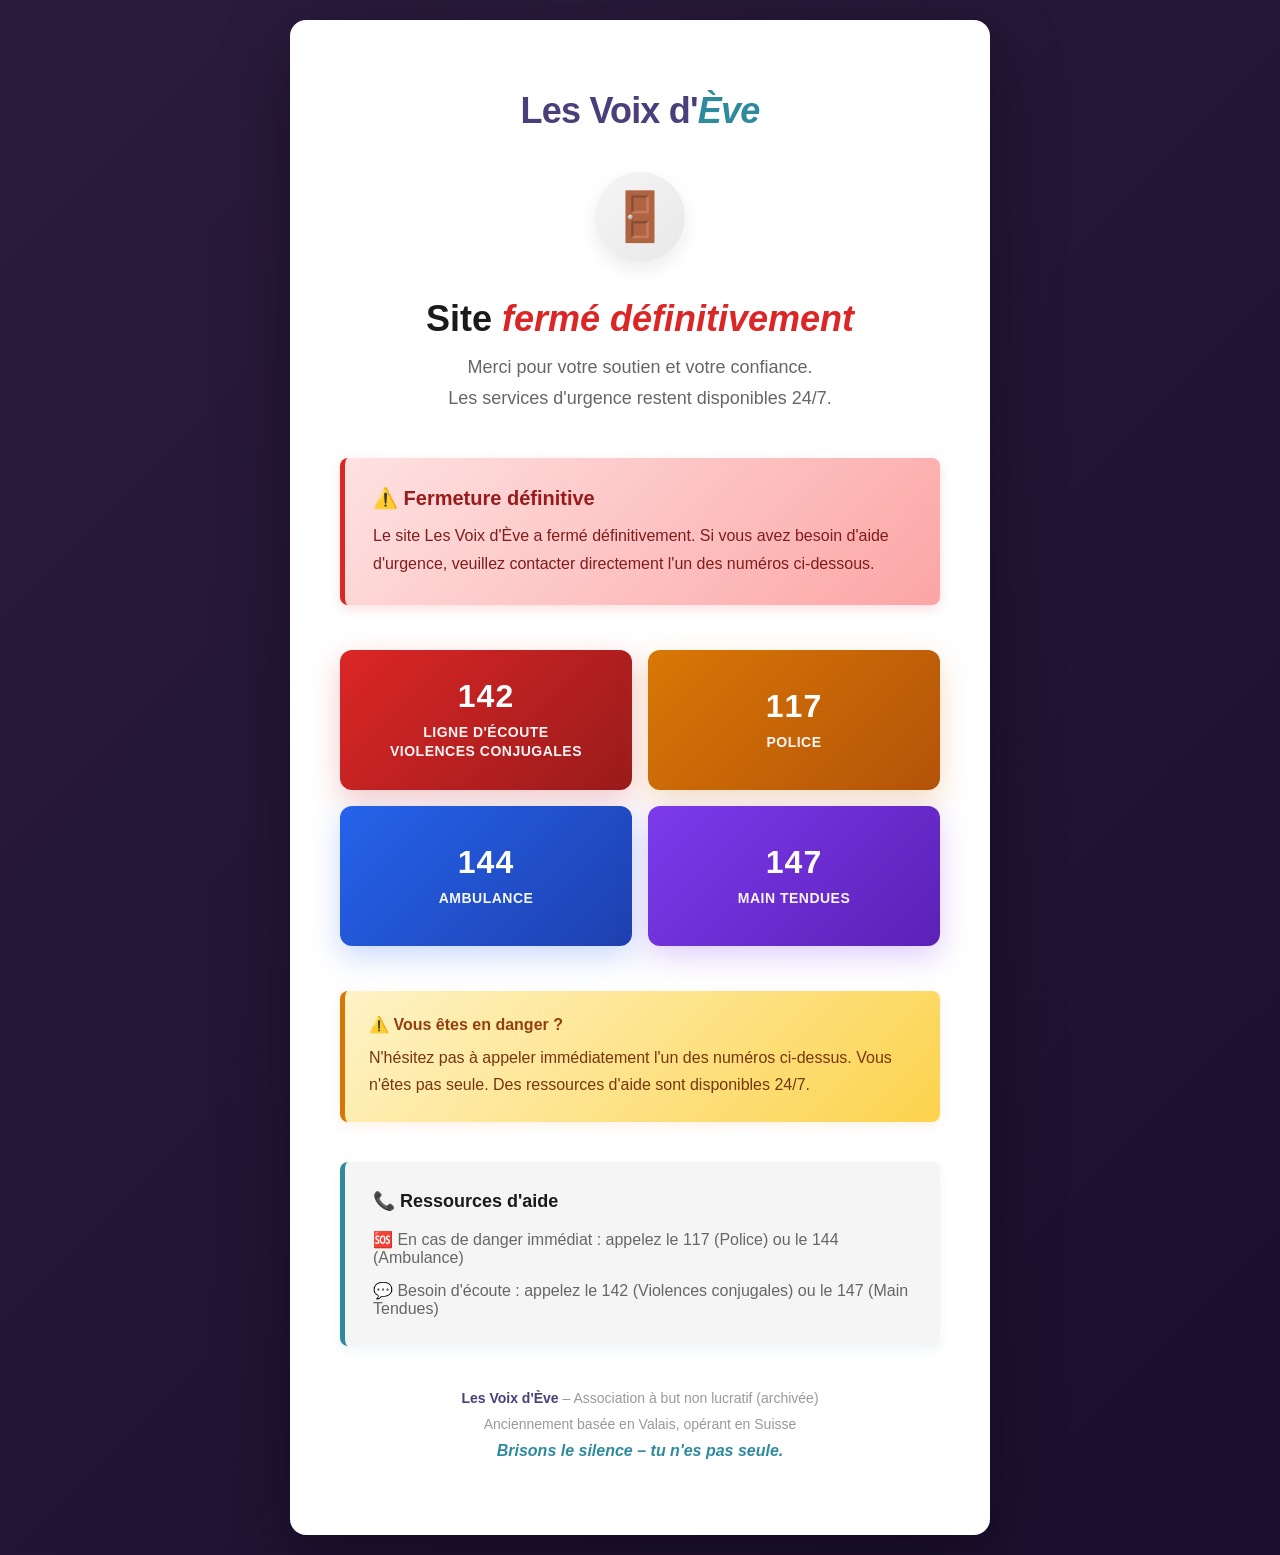
<file: index.html>
<!DOCTYPE html>
<html lang="fr">
<head>
  <meta charset="UTF-8" />
  <meta http-equiv="refresh" content="0;url=maintenance.html" />
  <title>Redirection vers maintenance</title>
</head>
<body>
  <p>Redirection en cours...</p>
</body>
</html>
</file>
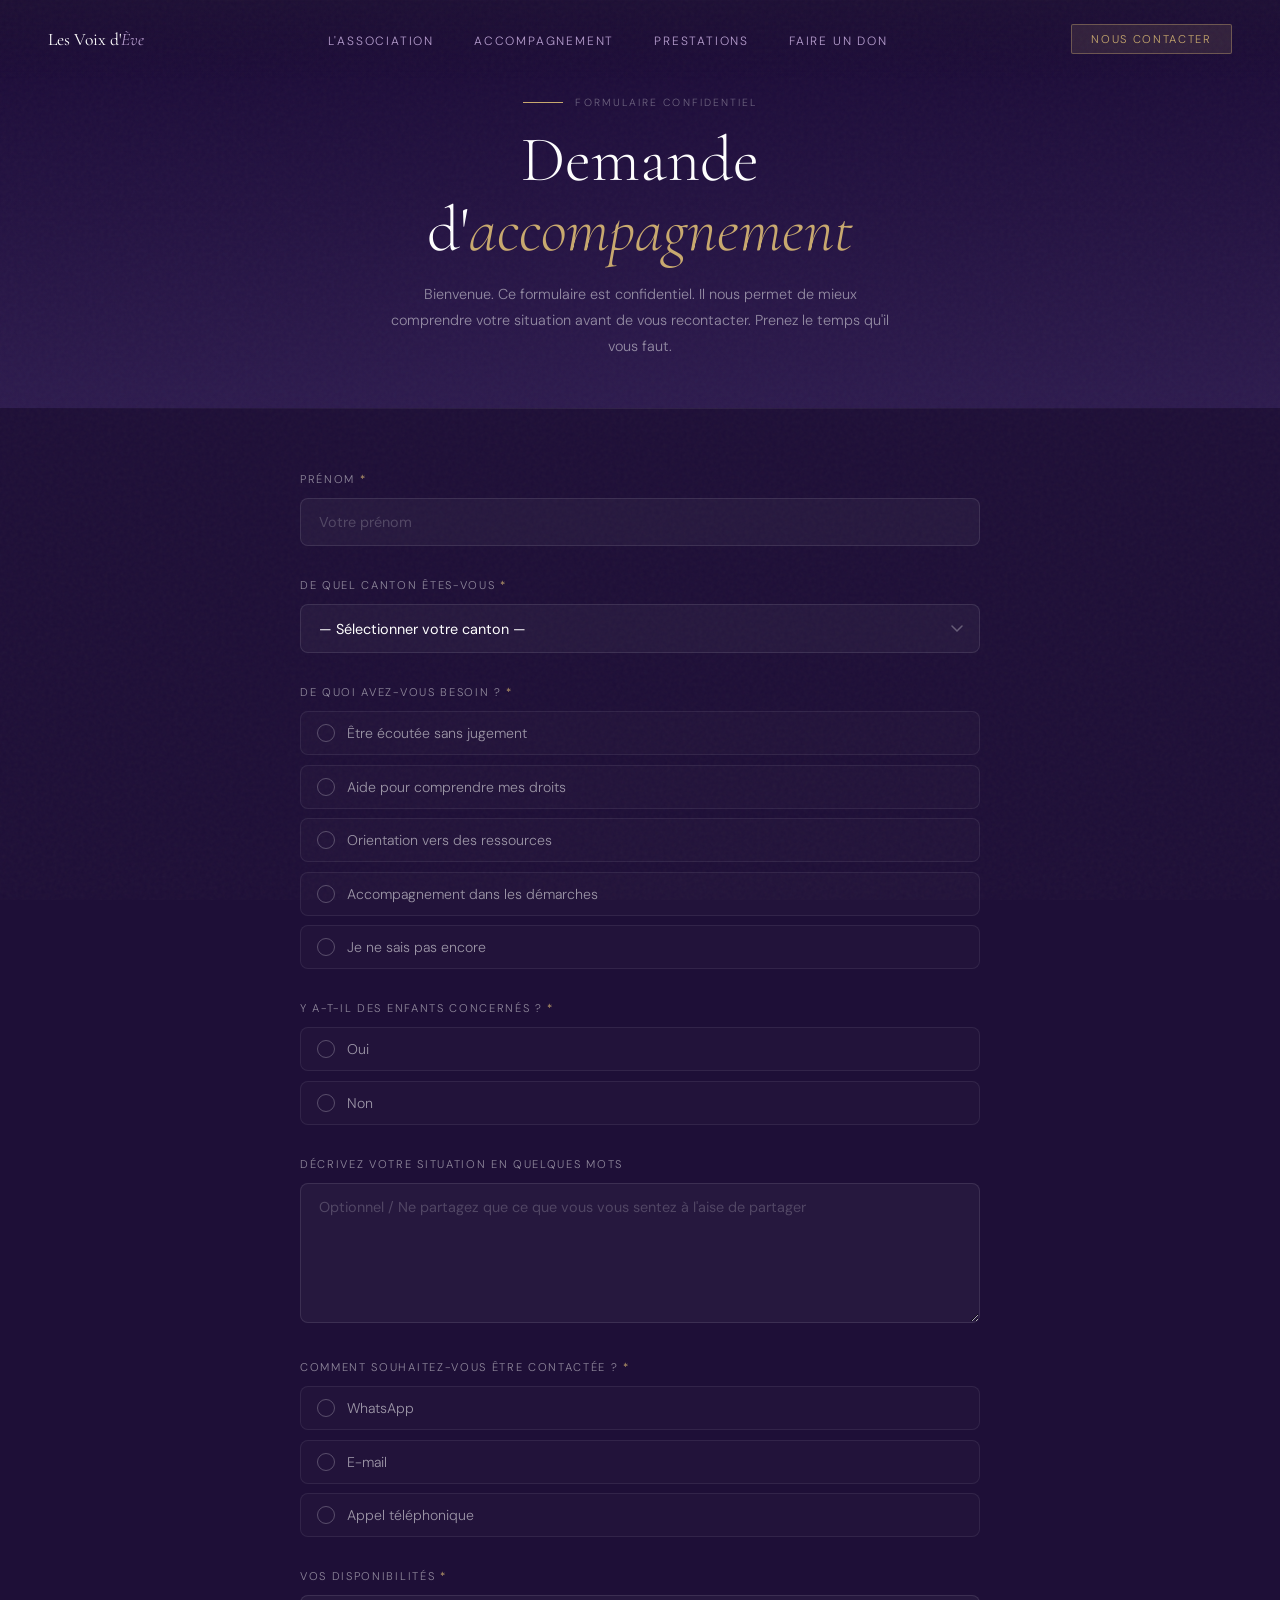
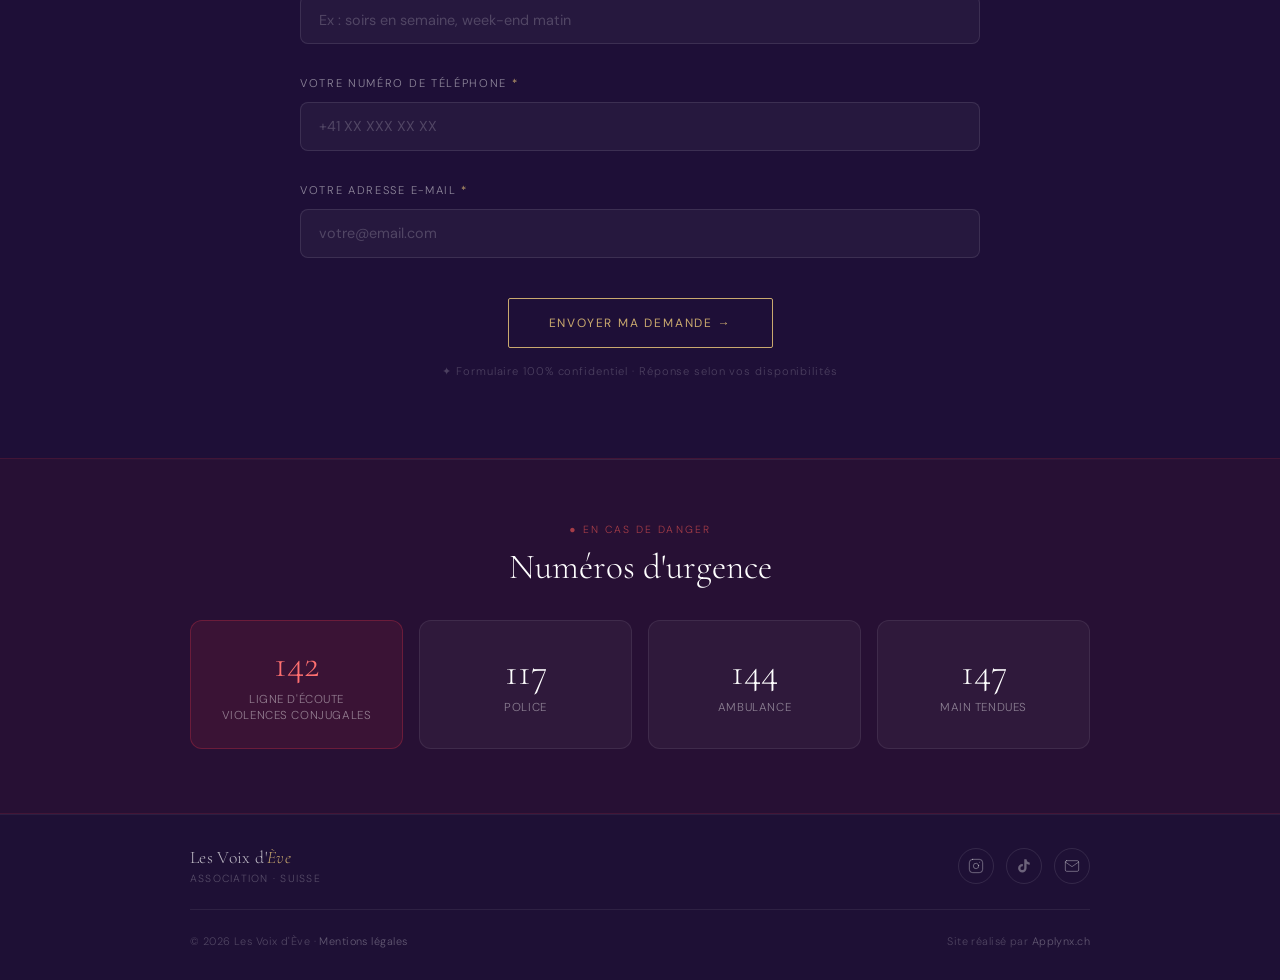
<file: contact.html>
<!DOCTYPE html>
<html lang="fr">
<head>
  <meta charset="UTF-8" />
  <meta name="viewport" content="width=device-width, initial-scale=1.0" />
  <title>Demande d'accompagnement – Les Voix d'Ève</title>
  <meta name="description" content="Formulaire confidentiel de demande d'accompagnement. Les Voix d'Ève vous recontacte dans les meilleurs délais." />
  <meta name="robots" content="index, follow" />
  <link rel="canonical" href="https://lesvoixdeve.ch/contact.html" />
  <link rel="icon" type="image/svg+xml" href="favicon.svg" />
  <link rel="apple-touch-icon" href="favicon.svg" />
  <link rel="stylesheet" href="css/fonts.css" />
  <link rel="stylesheet" href="css/style.css" />
  <link rel="stylesheet" href="css/contact.css" />
</head>
<body>

  <!-- NAVIGATION -->
  <nav class="nav" id="nav">
    <a href="index.html" class="nav-logo">Les Voix d'<em>Ève</em></a>
    <ul class="nav-links">
      <li><a href="index.html#qui">L'association</a></li>
      <li><a href="index.html#services">Accompagnement</a></li>
      <li><a href="prestations.html">Prestations</a></li>
      <li><a href="index.html#don">Faire un don</a></li>
    </ul>
    <a href="contact.html" class="nav-cta nav-cta--active">Nous contacter</a>
    <button class="nav-burger" id="navBurger" aria-label="Menu">
      <span></span><span></span><span></span>
    </button>
  </nav>

  <!-- HERO -->
  <section class="contact-hero">
    <div class="contact-hero-inner">
      <p class="contact-eyebrow"><span class="eyebrow-line"></span> Formulaire confidentiel</p>
      <h1 class="contact-title">Demande d'<em>accompagnement</em></h1>
      <p class="contact-subtitle">Bienvenue. Ce formulaire est confidentiel. Il nous permet de mieux comprendre votre situation avant de vous recontacter. Prenez le temps qu'il vous faut.</p>
    </div>
  </section>

  <!-- FORMULAIRE -->
  <section class="contact-section">
    <div class="contact-inner">

      <!-- Succès -->
      <div class="form-success" id="formSuccess" style="display:none;">
        <div class="success-icon">✦</div>
        <h2 class="success-title">Demande envoyée</h2>
        <p class="success-text">Merci de nous avoir contactées. Laetitia ou Vanessa vous répondra dans les meilleurs délais selon vos disponibilités. Vous n'êtes pas seule.</p>
        <a href="index.html" class="btn-back">← Retour à l'accueil</a>
      </div>

      <!-- Erreur -->
      <div class="form-error-banner" id="formError" style="display:none;">
        <p>Une erreur est survenue lors de l'envoi. Veuillez réessayer ou nous écrire directement à <a href="mailto:lesvoixdeve@outlook.com">lesvoixdeve@outlook.com</a></p>
      </div>

      <form class="contact-form" id="contactForm" novalidate>

        <!-- Prénom -->
        <div class="form-group">
          <label class="form-label" for="prenom">Prénom <span class="required">*</span></label>
          <input class="form-input" type="text" id="prenom" name="prenom" placeholder="Votre prénom" autocomplete="given-name" required />
        </div>

        <!-- Canton -->
        <div class="form-group">
          <label class="form-label" for="canton">De quel canton êtes-vous <span class="required">*</span></label>
          <select class="form-select" id="canton" name="canton" required>
            <option value="">— Sélectionner votre canton —</option>
            <option value="AG">Argovie (AG)</option>
            <option value="AI">Appenzell Rhodes-Intérieures (AI)</option>
            <option value="AR">Appenzell Rhodes-Extérieures (AR)</option>
            <option value="BE">Berne (BE)</option>
            <option value="BL">Bâle-Campagne (BL)</option>
            <option value="BS">Bâle-Ville (BS)</option>
            <option value="FR">Fribourg (FR)</option>
            <option value="GE">Genève (GE)</option>
            <option value="GL">Glaris (GL)</option>
            <option value="GR">Grisons (GR)</option>
            <option value="JU">Jura (JU)</option>
            <option value="LU">Lucerne (LU)</option>
            <option value="NE">Neuchâtel (NE)</option>
            <option value="NW">Nidwald (NW)</option>
            <option value="OW">Obwald (OW)</option>
            <option value="SG">Saint-Gall (SG)</option>
            <option value="SH">Schaffhouse (SH)</option>
            <option value="SO">Soleure (SO)</option>
            <option value="SZ">Schwytz (SZ)</option>
            <option value="TG">Thurgovie (TG)</option>
            <option value="TI">Tessin (TI)</option>
            <option value="UR">Uri (UR)</option>
            <option value="VD">Vaud (VD)</option>
            <option value="VS">Valais (VS)</option>
            <option value="ZG">Zoug (ZG)</option>
            <option value="ZH">Zurich (ZH)</option>
            <option value="autre">Autre / Hors Suisse</option>
          </select>
        </div>

        <!-- Besoin -->
        <div class="form-group">
          <label class="form-label">De quoi avez-vous besoin ? <span class="required">*</span></label>
          <div class="radio-group" id="besoinGroup">
            <label class="radio-option">
              <input type="radio" name="besoin" value="Être écoutée sans jugement" required />
              <span class="radio-custom"></span>
              <span class="radio-text">Être écoutée sans jugement</span>
            </label>
            <label class="radio-option">
              <input type="radio" name="besoin" value="Aide pour comprendre mes droits" />
              <span class="radio-custom"></span>
              <span class="radio-text">Aide pour comprendre mes droits</span>
            </label>
            <label class="radio-option">
              <input type="radio" name="besoin" value="Orientation vers des ressources" />
              <span class="radio-custom"></span>
              <span class="radio-text">Orientation vers des ressources</span>
            </label>
            <label class="radio-option">
              <input type="radio" name="besoin" value="Accompagnement dans les démarches" />
              <span class="radio-custom"></span>
              <span class="radio-text">Accompagnement dans les démarches</span>
            </label>
            <label class="radio-option">
              <input type="radio" name="besoin" value="Je ne sais pas encore" />
              <span class="radio-custom"></span>
              <span class="radio-text">Je ne sais pas encore</span>
            </label>
          </div>
        </div>

        <!-- Enfants -->
        <div class="form-group">
          <label class="form-label">Y a-t-il des enfants concernés ? <span class="required">*</span></label>
          <div class="radio-group" id="enfantsGroup">
            <label class="radio-option">
              <input type="radio" name="enfants" value="Oui" required />
              <span class="radio-custom"></span>
              <span class="radio-text">Oui</span>
            </label>
            <label class="radio-option">
              <input type="radio" name="enfants" value="Non" />
              <span class="radio-custom"></span>
              <span class="radio-text">Non</span>
            </label>
          </div>
        </div>

        <!-- Situation -->
        <div class="form-group">
          <label class="form-label" for="situation">Décrivez votre situation en quelques mots</label>
          <textarea class="form-textarea" id="situation" name="situation" rows="5" placeholder="Optionnel / Ne partagez que ce que vous vous sentez à l'aise de partager"></textarea>
        </div>

        <!-- Mode de contact -->
        <div class="form-group">
          <label class="form-label">Comment souhaitez-vous être contactée ? <span class="required">*</span></label>
          <div class="radio-group" id="contactGroup">
            <label class="radio-option">
              <input type="radio" name="modeContact" value="WhatsApp" required />
              <span class="radio-custom"></span>
              <span class="radio-text">WhatsApp</span>
            </label>
            <label class="radio-option">
              <input type="radio" name="modeContact" value="E-mail" />
              <span class="radio-custom"></span>
              <span class="radio-text">E-mail</span>
            </label>
            <label class="radio-option">
              <input type="radio" name="modeContact" value="Appel téléphonique" />
              <span class="radio-custom"></span>
              <span class="radio-text">Appel téléphonique</span>
            </label>
          </div>
        </div>

        <!-- Disponibilités -->
        <div class="form-group">
          <label class="form-label" for="dispo">Vos disponibilités <span class="required">*</span></label>
          <input class="form-input" type="text" id="dispo" name="dispo" placeholder="Ex : soirs en semaine, week-end matin" required />
        </div>

        <!-- Téléphone -->
        <div class="form-group">
          <label class="form-label" for="telephone">Votre numéro de téléphone <span class="required">*</span></label>
          <input class="form-input" type="tel" id="telephone" name="telephone" placeholder="+41 XX XXX XX XX" autocomplete="tel" required />
        </div>

        <!-- Email -->
        <div class="form-group">
          <label class="form-label" for="email">Votre adresse e-mail <span class="required">*</span></label>
          <input class="form-input" type="email" id="email" name="email" placeholder="votre@email.com" autocomplete="email" required />
        </div>

        <!-- Submit -->
        <div class="form-submit">
          <button type="submit" class="btn-submit" id="submitBtn">
            <span class="btn-text">Envoyer ma demande →</span>
            <span class="btn-loading" style="display:none;">Envoi en cours…</span>
          </button>
          <p class="form-confidential">✦ Formulaire 100% confidentiel · Réponse selon vos disponibilités</p>
        </div>

      </form>
    </div>
  </section>

  <!-- URGENCES -->
  <section class="section-urgences" id="urgences">
    <div class="urgences-inner">
      <p class="urgences-eyebrow">&#9679; En cas de danger</p>
      <h2 class="urgences-title">Numéros d'urgence</h2>
      <div class="urgences-grid">
        <a href="tel:142" class="urgence-card urgence-card--primary">
          <span class="urgence-num">142</span>
          <span class="urgence-label">Ligne d'écoute<br>violences conjugales</span>
        </a>
        <a href="tel:117" class="urgence-card">
          <span class="urgence-num">117</span>
          <span class="urgence-label">Police</span>
        </a>
        <a href="tel:144" class="urgence-card">
          <span class="urgence-num">144</span>
          <span class="urgence-label">Ambulance</span>
        </a>
        <a href="tel:147" class="urgence-card">
          <span class="urgence-num">147</span>
          <span class="urgence-label">Main Tendues</span>
        </a>
      </div>
    </div>
  </section>

  <!-- FOOTER -->
  <footer class="site-footer">
    <div class="footer-inner">
      <div class="footer-brand">
        <span class="footer-logo">Les Voix d'<em>Ève</em></span>
        <span class="footer-tagline">Association · Suisse</span>
      </div>
      <div class="footer-links">
        <a href="https://www.instagram.com/lesvoixdeve" target="_blank" rel="noopener" class="footer-social-link" aria-label="Instagram">
          <svg xmlns="http://www.w3.org/2000/svg" width="16" height="16" viewBox="0 0 24 24" fill="none" stroke="currentColor" stroke-width="1.5" stroke-linecap="round" stroke-linejoin="round"><rect x="2" y="2" width="20" height="20" rx="5" ry="5"/><path d="M16 11.37A4 4 0 1 1 12.63 8 4 4 0 0 1 16 11.37z"/><line x1="17.5" y1="6.5" x2="17.51" y2="6.5"/></svg>
        </a>
        <a href="https://www.tiktok.com/@lesvoixdeve" target="_blank" rel="noopener" class="footer-social-link" aria-label="TikTok">
          <svg xmlns="http://www.w3.org/2000/svg" width="16" height="16" viewBox="0 0 24 24" fill="currentColor"><path d="M19.59 6.69a4.83 4.83 0 0 1-3.77-4.25V2h-3.45v13.67a2.89 2.89 0 0 1-2.88 2.5 2.89 2.89 0 0 1-2.89-2.89 2.89 2.89 0 0 1 2.89-2.89c.28 0 .54.04.79.1V9.01a6.33 6.33 0 0 0-.79-.05 6.34 6.34 0 0 0-6.34 6.34 6.34 6.34 0 0 0 6.34 6.34 6.34 6.34 0 0 0 6.33-6.34V8.69a8.18 8.18 0 0 0 4.78 1.52V6.76a4.85 4.85 0 0 1-1.01-.07z"/></svg>
        </a>
        <a href="mailto:lesvoixdeve@outlook.com" class="footer-social-link" aria-label="Email">
          <svg xmlns="http://www.w3.org/2000/svg" width="16" height="16" viewBox="0 0 24 24" fill="none" stroke="currentColor" stroke-width="1.5" stroke-linecap="round" stroke-linejoin="round"><path d="M4 4h16c1.1 0 2 .9 2 2v12c0 1.1-.9 2-2 2H4c-1.1 0-2-.9-2-2V6c0-1.1.9-2 2-2z"/><polyline points="22,6 12,13 2,6"/></svg>
        </a>
      </div>
    </div>
    <div class="footer-bottom">
      <span>© 2026 Les Voix d'Ève · <a href="mentions-legales.html">Mentions légales</a></span>
      <span>Site réalisé par <a href="https://applynx.ch" target="_blank" rel="noopener">Applynx.ch</a></span>
    </div>
  </footer>

  <script src="js/main.js"></script>
  <script>
    const form = document.getElementById('contactForm');
    const submitBtn = document.getElementById('submitBtn');
    const btnText = submitBtn.querySelector('.btn-text');
    const btnLoading = submitBtn.querySelector('.btn-loading');
    const formSuccess = document.getElementById('formSuccess');
    const formError = document.getElementById('formError');

    form.addEventListener('submit', async (e) => {
      e.preventDefault();

      const prenom = document.getElementById('prenom').value.trim();
      const canton = document.getElementById('canton').value;
      const besoin = form.querySelector('input[name="besoin"]:checked');
      const enfants = form.querySelector('input[name="enfants"]:checked');
      const modeContact = form.querySelector('input[name="modeContact"]:checked');
      const dispo = document.getElementById('dispo').value.trim();
      const telephone = document.getElementById('telephone').value.trim();
      const email = document.getElementById('email').value.trim();
      const situation = document.getElementById('situation').value.trim();

      // Validation
      let valid = true;
      if (!prenom) { document.getElementById('prenom').classList.add('input-error'); valid = false; }
      if (!canton) { document.getElementById('canton').classList.add('input-error'); valid = false; }
      if (!besoin) { document.getElementById('besoinGroup').classList.add('group-error'); valid = false; }
      if (!enfants) { document.getElementById('enfantsGroup').classList.add('group-error'); valid = false; }
      if (!modeContact) { document.getElementById('contactGroup').classList.add('group-error'); valid = false; }
      if (!dispo) { document.getElementById('dispo').classList.add('input-error'); valid = false; }
      if (!telephone) { document.getElementById('telephone').classList.add('input-error'); valid = false; }
      if (!email) { document.getElementById('email').classList.add('input-error'); valid = false; }
      if (!valid) return;

      btnText.style.display = 'none';
      btnLoading.style.display = 'inline';
      submitBtn.disabled = true;
      formError.style.display = 'none';

      try {
        const response = await fetch('/api/contact', {
          method: 'POST',
          headers: { 'Content-Type': 'application/json' },
          body: JSON.stringify({
            prenom, canton,
            besoin: besoin.value,
            enfants: enfants.value,
            situation,
            modeContact: modeContact.value,
            dispo, telephone, email,
          }),
        });

        if (response.ok) {
          form.style.display = 'none';
          formSuccess.style.display = 'block';
          window.scrollTo({ top: formSuccess.offsetTop - 100, behavior: 'smooth' });
        } else {
          throw new Error('Erreur serveur');
        }
      } catch (err) {
        formError.style.display = 'block';
        btnText.style.display = 'inline';
        btnLoading.style.display = 'none';
        submitBtn.disabled = false;
        window.scrollTo({ top: formError.offsetTop - 100, behavior: 'smooth' });
      }
    });

    // Retirer erreurs au changement
    form.querySelectorAll('input, textarea, select').forEach(el => {
      el.addEventListener('change', () => {
        el.classList.remove('input-error');
        document.querySelectorAll('.radio-group').forEach(g => g.classList.remove('group-error'));
      });
    });
  </script>
</body>
</html>
</file>
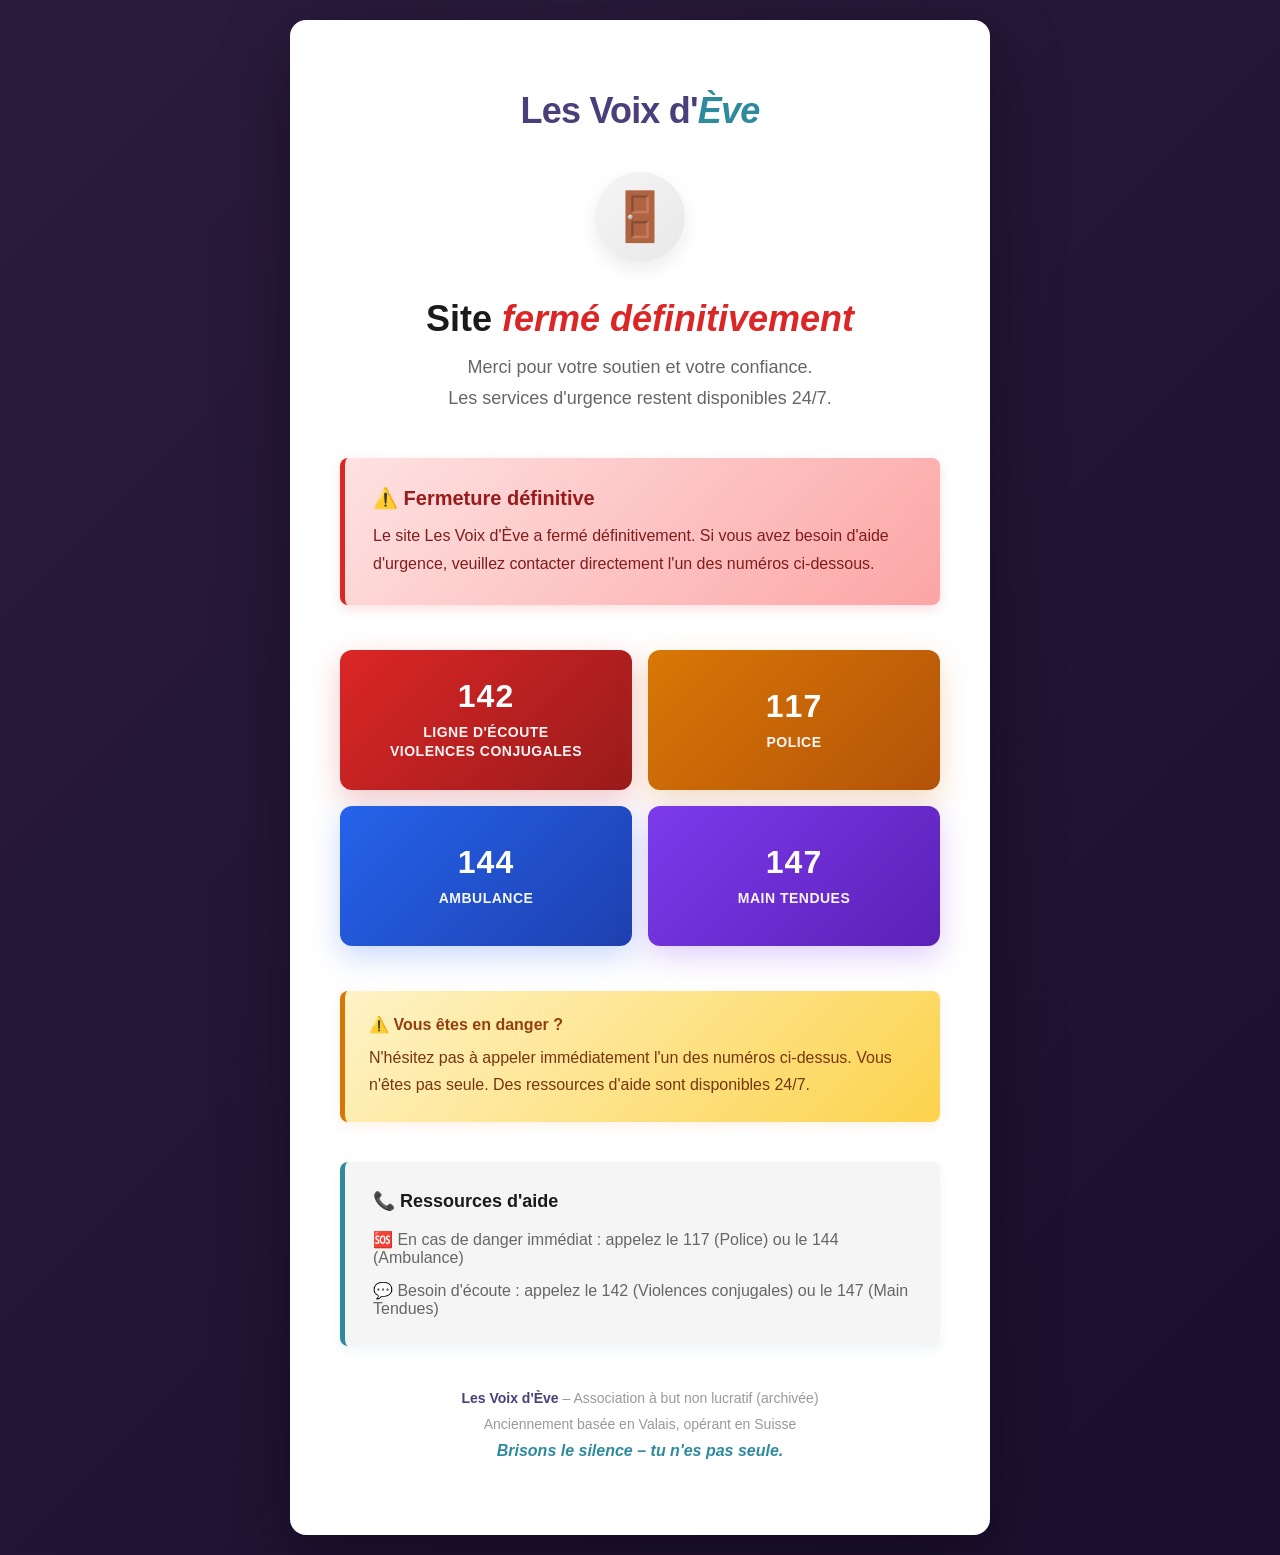
<file: maintenance.html>
<!DOCTYPE html>
<html lang="fr">
<head>
  <meta charset="UTF-8" />
  <meta name="viewport" content="width=device-width, initial-scale=1.0" />
  <title>Les Voix d'Ève – Fermeture définitive</title>
  <meta name="description" content="Les Voix d'Ève a fermé définitivement. Numéros d'urgence disponibles 24/7 pour les victimes de violences conjugales." />
  <meta name="robots" content="noindex, nofollow" />
  
  <style>
    * {
      margin: 0;
      padding: 0;
      box-sizing: border-box;
    }

    body {
      font-family: -apple-system, BlinkMacSystemFont, 'Segoe UI', Roboto, 'Helvetica Neue', Arial, sans-serif;
      background: linear-gradient(135deg, #2B1B3D 0%, #1a0f2e 100%);
      min-height: 100vh;
      display: flex;
      align-items: center;
      justify-content: center;
      padding: 20px;
      color: #1A1A1A;
    }

    .closure-container {
      background: white;
      border-radius: 16px;
      box-shadow: 0 25px 70px rgba(0, 0, 0, 0.35);
      max-width: 700px;
      width: 100%;
      padding: 70px 50px;
      text-align: center;
      animation: slideUp 0.7s ease-out;
    }

    @keyframes slideUp {
      from {
        opacity: 0;
        transform: translateY(40px);
      }
      to {
        opacity: 1;
        transform: translateY(0);
      }
    }

    .logo {
      margin-bottom: 40px;
      font-size: 36px;
      font-weight: 700;
      color: #4A3F7B;
      letter-spacing: -0.8px;
    }

    .logo em {
      font-style: italic;
      color: #2E8B9E;
      font-weight: 700;
    }

    .closure-icon {
      width: 90px;
      height: 90px;
      margin: 0 auto 35px;
      background: linear-gradient(135deg, #F5F5F5 0%, #E8E8E8 100%);
      border-radius: 50%;
      display: flex;
      align-items: center;
      justify-content: center;
      font-size: 48px;
      box-shadow: 0 8px 20px rgba(0, 0, 0, 0.08);
    }

    h1 {
      font-size: 36px;
      margin-bottom: 12px;
      color: #1A1A1A;
      line-height: 1.2;
      font-weight: 700;
    }

    h1 em {
      color: #DC2626;
      font-style: italic;
    }

    .subtitle {
      font-size: 18px;
      color: #666;
      margin-bottom: 45px;
      line-height: 1.7;
      font-weight: 500;
    }

    .closure-notice {
      background: linear-gradient(135deg, #FEE2E2 0%, #FCA5A5 100%);
      border-left: 5px solid #DC2626;
      border-radius: 8px;
      padding: 28px;
      margin-bottom: 45px;
      text-align: left;
      box-shadow: 0 4px 12px rgba(220, 38, 38, 0.15);
    }

    .closure-notice h2 {
      font-size: 20px;
      color: #991B1B;
      margin-bottom: 12px;
      font-weight: 700;
    }

    .closure-notice p {
      font-size: 16px;
      color: #7F1D1D;
      line-height: 1.7;
      margin: 0;
    }

    .emergency-grid {
      display: grid;
      grid-template-columns: 1fr 1fr;
      gap: 16px;
      margin-bottom: 45px;
    }

    .emergency-card {
      background: linear-gradient(135deg, #DC2626 0%, #991B1B 100%);
      border-radius: 12px;
      padding: 28px 20px;
      color: white;
      box-shadow: 0 10px 30px rgba(220, 38, 38, 0.25);
      transition: transform 0.3s ease, box-shadow 0.3s ease;
      text-decoration: none;
      display: flex;
      flex-direction: column;
      justify-content: center;
      align-items: center;
      min-height: 140px;
    }

    .emergency-card:hover {
      transform: translateY(-4px);
      box-shadow: 0 15px 40px rgba(220, 38, 38, 0.35);
    }

    .emergency-card.accent1 {
      background: linear-gradient(135deg, #D97706 0%, #B45309 100%);
      box-shadow: 0 10px 30px rgba(217, 119, 6, 0.25);
    }

    .emergency-card.accent1:hover {
      box-shadow: 0 15px 40px rgba(217, 119, 6, 0.35);
    }

    .emergency-card.accent2 {
      background: linear-gradient(135deg, #2563EB 0%, #1E40AF 100%);
      box-shadow: 0 10px 30px rgba(37, 99, 235, 0.25);
    }

    .emergency-card.accent2:hover {
      box-shadow: 0 15px 40px rgba(37, 99, 235, 0.35);
    }

    .emergency-card.accent3 {
      background: linear-gradient(135deg, #7C3AED 0%, #5B21B6 100%);
      box-shadow: 0 10px 30px rgba(124, 58, 237, 0.25);
    }

    .emergency-card.accent3:hover {
      box-shadow: 0 15px 40px rgba(124, 58, 237, 0.35);
    }

    .emergency-card.accent4 {
      background: linear-gradient(135deg, #059669 0%, #065F46 100%);
      box-shadow: 0 10px 30px rgba(5, 150, 105, 0.25);
    }

    .emergency-card.accent4:hover {
      box-shadow: 0 15px 40px rgba(5, 150, 105, 0.35);
    }

    .emergency-number {
      font-size: 32px;
      font-weight: 800;
      margin-bottom: 8px;
      letter-spacing: 1px;
    }

    .emergency-label {
      font-size: 14px;
      font-weight: 600;
      opacity: 0.95;
      text-transform: uppercase;
      letter-spacing: 0.5px;
      line-height: 1.4;
    }

    .emergency-grid.full {
      grid-template-columns: 1fr;
    }

    .message-box {
      background: linear-gradient(135deg, #FEF3C7 0%, #FCD34D 100%);
      border-left: 5px solid #D97706;
      border-radius: 8px;
      padding: 24px;
      margin-bottom: 40px;
      text-align: left;
      box-shadow: 0 4px 12px rgba(217, 119, 6, 0.1);
    }

    .message-box p {
      font-size: 16px;
      color: #78350F;
      line-height: 1.7;
      margin: 0;
    }

    .message-box strong {
      color: #92400E;
      display: block;
      margin-bottom: 10px;
      font-weight: 700;
    }

    .contact-section {
      background: #F5F5F5;
      border-left: 5px solid #2E8B9E;
      padding: 28px;
      margin-bottom: 40px;
      border-radius: 8px;
      text-align: left;
      box-shadow: 0 4px 12px rgba(46, 139, 158, 0.08);
    }

    .contact-section h3 {
      font-size: 18px;
      color: #1A1A1A;
      margin-bottom: 18px;
      font-weight: 700;
    }

    .contact-info {
      display: flex;
      flex-direction: column;
      gap: 14px;
      font-size: 16px;
    }

    .contact-info a {
      color: #2E8B9E;
      text-decoration: none;
      font-weight: 600;
      transition: color 0.3s ease;
      display: flex;
      align-items: center;
      gap: 8px;
    }

    .contact-info a:hover {
      color: #4A3F7B;
    }

    .contact-info span {
      color: #666;
      font-weight: 500;
    }

    .footer-text {
      font-size: 14px;
      color: #999;
      margin-top: 35px;
      line-height: 1.8;
    }

    .footer-text strong {
      color: #4A3F7B;
      font-weight: 700;
    }

    .tagline {
      font-size: 16px;
      color: #2E8B9E;
      font-style: italic;
      margin-top: 12px;
      font-weight: 600;
    }

    @media (max-width: 700px) {
      .closure-container {
        padding: 50px 30px;
      }

      h1 {
        font-size: 28px;
      }

      .logo {
        font-size: 28px;
      }

      .subtitle {
        font-size: 16px;
      }

      .emergency-grid {
        grid-template-columns: 1fr;
        gap: 12px;
      }

      .emergency-card {
        min-height: 120px;
        padding: 24px 16px;
      }

      .emergency-number {
        font-size: 28px;
      }

      .emergency-label {
        font-size: 13px;
      }

      .closure-icon {
        width: 70px;
        height: 70px;
        font-size: 36px;
      }
    }
  </style>
</head>
<body>
  <div class="closure-container">
    <div class="logo">Les Voix d'<em>Ève</em></div>
    
    <div class="closure-icon">🚪</div>

    <h1>Site <em>fermé définitivement</em></h1>
    <p class="subtitle">
      Merci pour votre soutien et votre confiance.<br>
      Les services d'urgence restent disponibles 24/7.
    </p>

    <div class="closure-notice">
      <h2>⚠️ Fermeture définitive</h2>
      <p>Le site Les Voix d'Ève a fermé définitivement. Si vous avez besoin d'aide d'urgence, veuillez contacter directement l'un des numéros ci-dessous.</p>
    </div>

    <div class="emergency-grid">
      <a href="tel:142" class="emergency-card">
        <div class="emergency-number">142</div>
        <div class="emergency-label">Ligne d'écoute<br>Violences conjugales</div>
      </a>
      <a href="tel:117" class="emergency-card accent1">
        <div class="emergency-number">117</div>
        <div class="emergency-label">Police</div>
      </a>
      <a href="tel:144" class="emergency-card accent2">
        <div class="emergency-number">144</div>
        <div class="emergency-label">Ambulance</div>
      </a>
      <a href="tel:147" class="emergency-card accent3">
        <div class="emergency-number">147</div>
        <div class="emergency-label">Main Tendues</div>
      </a>
    </div>

    <div class="message-box">
      <strong>⚠️ Vous êtes en danger ?</strong>
      <p>N'hésitez pas à appeler immédiatement l'un des numéros ci-dessus. Vous n'êtes pas seule. Des ressources d'aide sont disponibles 24/7.</p>
    </div>

    <div class="contact-section">
      <h3>📞 Ressources d'aide</h3>
      <div class="contact-info">
        <span>🆘 En cas de danger immédiat : appelez le 117 (Police) ou le 144 (Ambulance)</span>
        <span>💬 Besoin d'écoute : appelez le 142 (Violences conjugales) ou le 147 (Main Tendues)</span>
      </div>
    </div>

    <p class="footer-text">
      <strong>Les Voix d'Ève</strong> – Association à but non lucratif (archivée)<br>
      Anciennement basée en Valais, opérant en Suisse<br>
      <span class="tagline">Brisons le silence – tu n'es pas seule.</span>
    </p>
  </div>
</body>
</html>
</file>
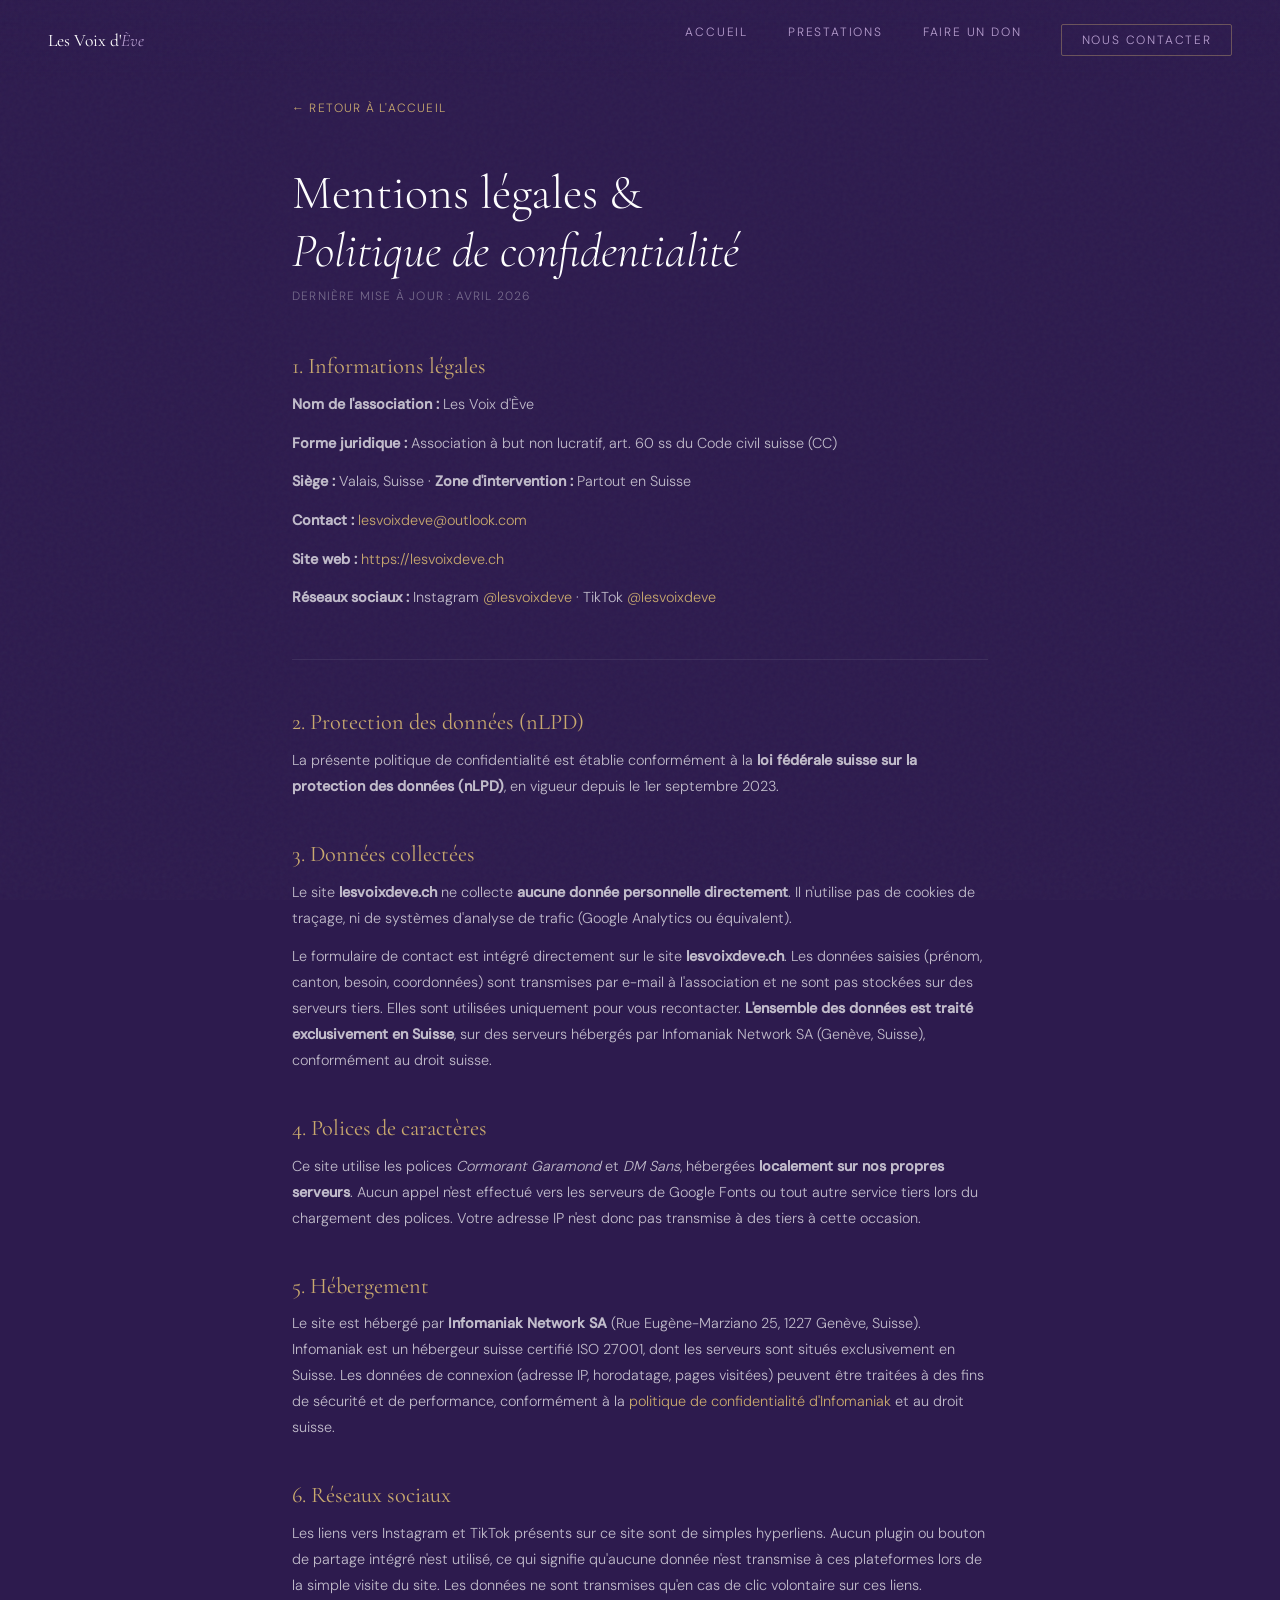
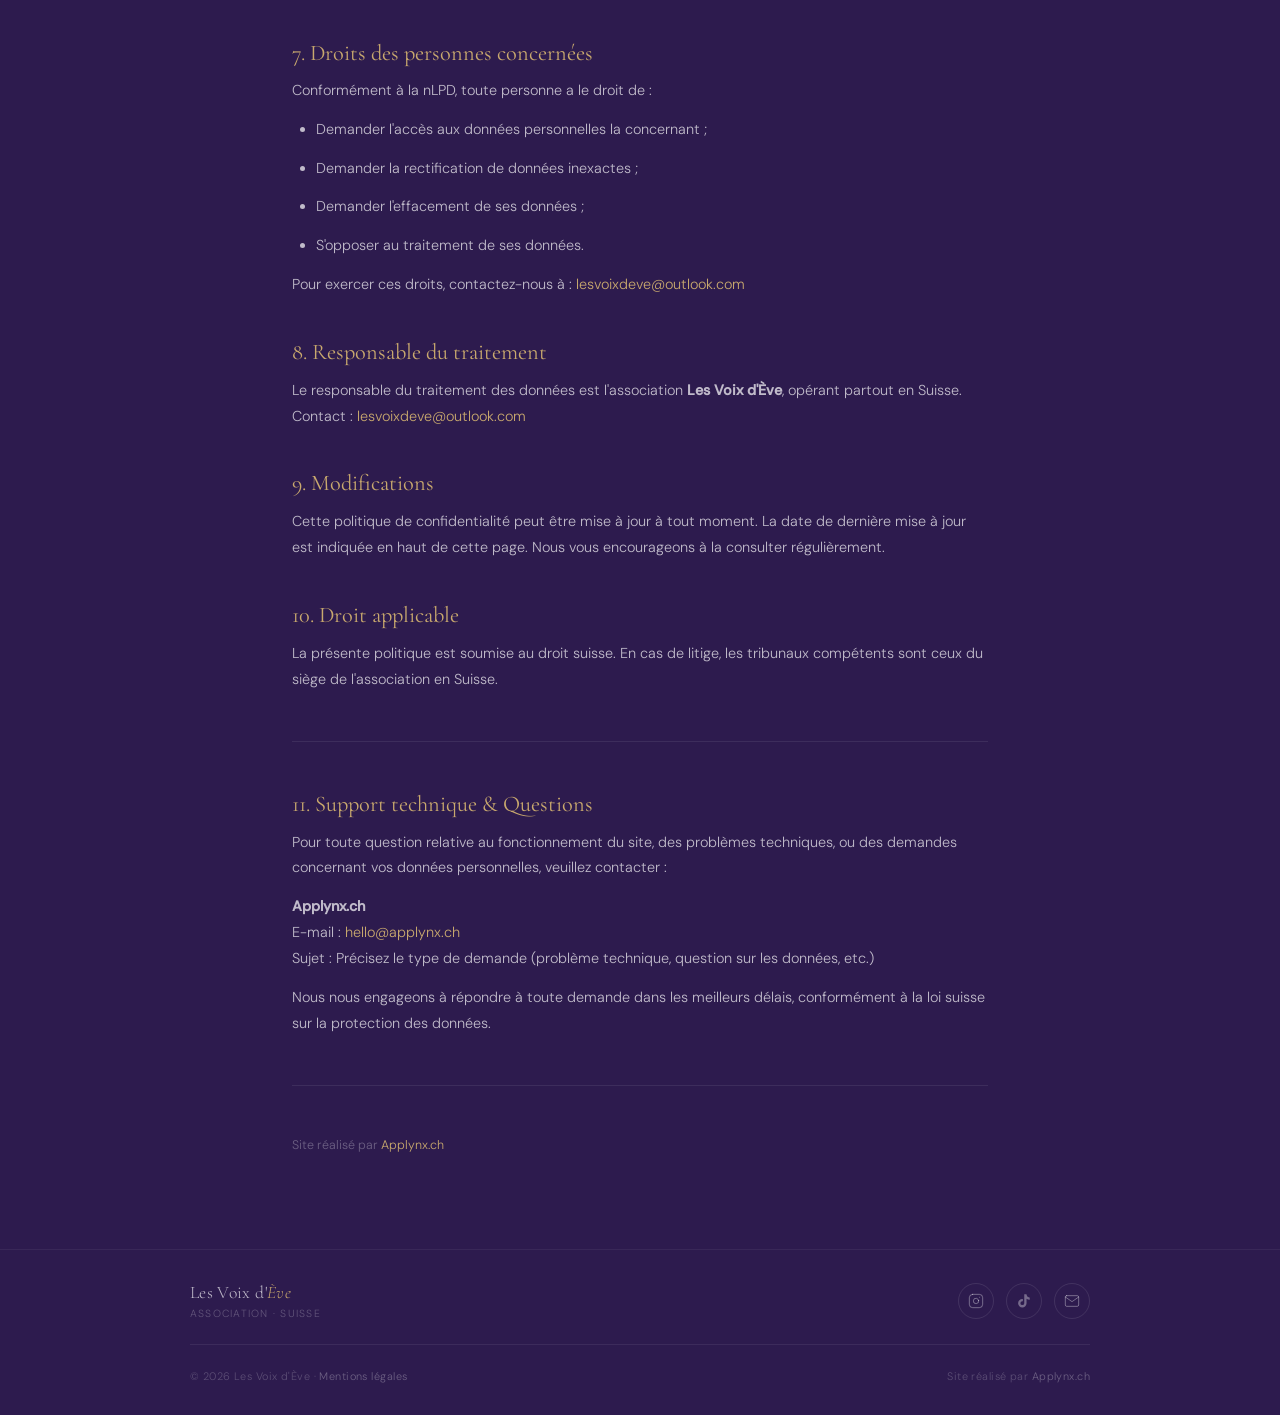
<file: mentions-legales.html>
<!DOCTYPE html>
<html lang="fr">
<head>
  <meta charset="UTF-8" />
  <meta name="viewport" content="width=device-width, initial-scale=1.0" />

  <title>Mentions légales & Politique de confidentialité – Les Voix d'Ève</title>
  <meta name="description" content="Mentions légales et politique de confidentialité de l'association Les Voix d'Ève, conformément à la loi suisse sur la protection des données (nLPD)." />
  <meta name="robots" content="noindex, follow" />
  <link rel="canonical" href="https://lesvoixdeve.ch/mentions-legales.html" />

  <!-- Favicon -->
  <link rel="icon" type="image/svg+xml" href="favicon.svg" />

  <!-- Polices locales -->
  <link rel="stylesheet" href="css/fonts.css" />
  <link rel="stylesheet" href="css/prestations.css" />

  <style>
    .legal-page {
      max-width: 760px;
      margin: 0 auto;
      padding: 6rem 2rem 4rem;
      color: rgba(255,255,255,0.85);
    }
    .legal-page h1 {
      font-family: 'Cormorant Garamond', Georgia, serif;
      font-size: clamp(2rem, 4vw, 3rem);
      font-weight: 300;
      color: #fff;
      margin-bottom: 0.5rem;
    }
    .legal-page .legal-date {
      font-size: 0.75rem;
      letter-spacing: 0.1em;
      color: rgba(255,255,255,0.35);
      text-transform: uppercase;
      margin-bottom: 3rem;
      display: block;
    }
    .legal-page h2 {
      font-family: 'Cormorant Garamond', Georgia, serif;
      font-size: 1.4rem;
      font-weight: 400;
      color: #c9a96e;
      margin-top: 2.5rem;
      margin-bottom: 0.8rem;
    }
    .legal-page p, .legal-page li {
      font-family: 'DM Sans', sans-serif;
      font-size: 0.9rem;
      line-height: 1.8;
      color: rgba(255,255,255,0.7);
      margin-bottom: 0.8rem;
    }
    .legal-page ul {
      padding-left: 1.5rem;
    }
    .legal-page a {
      color: #c9a96e;
      text-decoration: none;
    }
    .legal-page a:hover {
      text-decoration: underline;
    }
    .legal-page .legal-separator {
      border: none;
      border-top: 1px solid rgba(255,255,255,0.08);
      margin: 3rem 0;
    }
    .legal-back {
      display: inline-flex;
      align-items: center;
      gap: 0.5rem;
      font-size: 0.75rem;
      letter-spacing: 0.1em;
      text-transform: uppercase;
      color: rgba(255,255,255,0.4);
      text-decoration: none;
      margin-bottom: 3rem;
      transition: color 0.2s;
    }
    .legal-back:hover { color: #c9a96e; }
  </style>
</head>
<body>

  <!-- NAVIGATION -->
  <nav class="nav" id="nav">
    <a href="index.html" class="nav-logo">Les Voix d'<em>Ève</em></a>
    <div class="nav-links" id="nav-links">
      <a href="index.html">Accueil</a>
      <a href="prestations.html">Prestations</a>
      <a href="index.html#don">Faire un don</a>
      <a href="contact.html" class="nav-cta">Nous contacter</a>
    </div>
    <button class="nav-burger" id="nav-burger" aria-label="Menu">
      <span></span><span></span><span></span>
    </button>
  </nav>

  <main class="legal-page">

    <a href="index.html" class="legal-back">← Retour à l'accueil</a>

    <h1>Mentions légales &amp;<br><em>Politique de confidentialité</em></h1>
    <span class="legal-date">Dernière mise à jour : avril 2026</span>

    <!-- ── MENTIONS LÉGALES ── -->
    <h2>1. Informations légales</h2>
    <p><strong>Nom de l'association :</strong> Les Voix d'Ève</p>
    <p><strong>Forme juridique :</strong> Association à but non lucratif, art. 60 ss du Code civil suisse (CC)</p>
    <p><strong>Siège :</strong> Valais, Suisse · <strong>Zone d'intervention :</strong> Partout en Suisse</p>
    <p><strong>Contact :</strong> <a href="mailto:lesvoixdeve@outlook.com">lesvoixdeve@outlook.com</a></p>
    <p><strong>Site web :</strong> <a href="https://lesvoixdeve.ch">https://lesvoixdeve.ch</a></p>
    <p><strong>Réseaux sociaux :</strong>
      Instagram <a href="https://www.instagram.com/lesvoixdeve" target="_blank" rel="noopener">@lesvoixdeve</a> ·
      TikTok <a href="https://www.tiktok.com/@lesvoixdeve" target="_blank" rel="noopener">@lesvoixdeve</a>
    </p>

    <hr class="legal-separator" />

    <!-- ── PROTECTION DES DONNÉES ── -->
    <h2>2. Protection des données (nLPD)</h2>
    <p>La présente politique de confidentialité est établie conformément à la <strong>loi fédérale suisse sur la protection des données (nLPD)</strong>, en vigueur depuis le 1er septembre 2023.</p>

    <h2>3. Données collectées</h2>
    <p>Le site <strong>lesvoixdeve.ch</strong> ne collecte <strong>aucune donnée personnelle directement</strong>. Il n'utilise pas de cookies de traçage, ni de systèmes d'analyse de trafic (Google Analytics ou équivalent).</p>
    <p>Le formulaire de contact est intégré directement sur le site <strong>lesvoixdeve.ch</strong>. Les données saisies (prénom, canton, besoin, coordonnées) sont transmises par e-mail à l'association et ne sont pas stockées sur des serveurs tiers. Elles sont utilisées uniquement pour vous recontacter. <strong>L'ensemble des données est traité exclusivement en Suisse</strong>, sur des serveurs hébergés par Infomaniak Network SA (Genève, Suisse), conformément au droit suisse.</p>

    <h2>4. Polices de caractères</h2>
    <p>Ce site utilise les polices <em>Cormorant Garamond</em> et <em>DM Sans</em>, hébergées <strong>localement sur nos propres serveurs</strong>. Aucun appel n'est effectué vers les serveurs de Google Fonts ou tout autre service tiers lors du chargement des polices. Votre adresse IP n'est donc pas transmise à des tiers à cette occasion.</p>

    <h2>5. Hébergement</h2>
    <p>Le site est hébergé par <strong>Infomaniak Network SA</strong> (Rue Eugène-Marziano 25, 1227 Genève, Suisse). Infomaniak est un hébergeur suisse certifié ISO 27001, dont les serveurs sont situés exclusivement en Suisse. Les données de connexion (adresse IP, horodatage, pages visitées) peuvent être traitées à des fins de sécurité et de performance, conformément à la <a href="https://www.infomaniak.com/fr/cgv/politique-de-confidentialite" target="_blank" rel="noopener">politique de confidentialité d'Infomaniak</a> et au droit suisse.</p>

    <h2>6. Réseaux sociaux</h2>
    <p>Les liens vers Instagram et TikTok présents sur ce site sont de simples hyperliens. Aucun plugin ou bouton de partage intégré n'est utilisé, ce qui signifie qu'aucune donnée n'est transmise à ces plateformes lors de la simple visite du site. Les données ne sont transmises qu'en cas de clic volontaire sur ces liens.</p>

    <h2>7. Droits des personnes concernées</h2>
    <p>Conformément à la nLPD, toute personne a le droit de :</p>
    <ul>
      <li>Demander l'accès aux données personnelles la concernant ;</li>
      <li>Demander la rectification de données inexactes ;</li>
      <li>Demander l'effacement de ses données ;</li>
      <li>S'opposer au traitement de ses données.</li>
    </ul>
    <p>Pour exercer ces droits, contactez-nous à : <a href="mailto:lesvoixdeve@outlook.com">lesvoixdeve@outlook.com</a></p>

    <h2>8. Responsable du traitement</h2>
    <p>Le responsable du traitement des données est l'association <strong>Les Voix d'Ève</strong>, opérant partout en Suisse. Contact : <a href="mailto:lesvoixdeve@outlook.com">lesvoixdeve@outlook.com</a></p>

    <h2>9. Modifications</h2>
    <p>Cette politique de confidentialité peut être mise à jour à tout moment. La date de dernière mise à jour est indiquée en haut de cette page. Nous vous encourageons à la consulter régulièrement.</p>

    <h2>10. Droit applicable</h2>
    <p>La présente politique est soumise au droit suisse. En cas de litige, les tribunaux compétents sont ceux du siège de l'association en Suisse.</p>

    <hr class="legal-separator" />

    <h2>11. Support technique &amp; Questions</h2>
    <p>Pour toute question relative au fonctionnement du site, des problèmes techniques, ou des demandes concernant vos données personnelles, veuillez contacter :</p>
    <p><strong>Applynx.ch</strong><br>
    E-mail : <a href="mailto:hello@applynx.ch">hello@applynx.ch</a><br>
    Sujet : Précisez le type de demande (problème technique, question sur les données, etc.)
    </p>
    <p>Nous nous engageons à répondre à toute demande dans les meilleurs délais, conformément à la loi suisse sur la protection des données.</p>

    <hr class="legal-separator" />

    <p style="font-size:0.78rem; color:rgba(255,255,255,0.3);">Site réalisé par <a href="https://applynx.ch" target="_blank" rel="noopener">Applynx.ch</a></p>

  </main>

  <footer class="site-footer">
    <div class="footer-inner">
      <div class="footer-brand">
        <span class="footer-logo">Les Voix d'<em>Ève</em></span>
        <span class="footer-tagline">Association · Suisse</span>
      </div>
      <div class="footer-links">
        <a href="https://www.instagram.com/lesvoixdeve" target="_blank" rel="noopener" class="footer-social-link" aria-label="Instagram">
          <svg xmlns="http://www.w3.org/2000/svg" width="16" height="16" viewBox="0 0 24 24" fill="none" stroke="currentColor" stroke-width="1.5" stroke-linecap="round" stroke-linejoin="round"><rect x="2" y="2" width="20" height="20" rx="5" ry="5"/><path d="M16 11.37A4 4 0 1 1 12.63 8 4 4 0 0 1 16 11.37z"/><line x1="17.5" y1="6.5" x2="17.51" y2="6.5"/></svg>
        </a>
        <a href="https://www.tiktok.com/@lesvoixdeve" target="_blank" rel="noopener" class="footer-social-link" aria-label="TikTok">
          <svg xmlns="http://www.w3.org/2000/svg" width="16" height="16" viewBox="0 0 24 24" fill="currentColor"><path d="M19.59 6.69a4.83 4.83 0 0 1-3.77-4.25V2h-3.45v13.67a2.89 2.89 0 0 1-2.88 2.5 2.89 2.89 0 0 1-2.89-2.89 2.89 2.89 0 0 1 2.89-2.89c.28 0 .54.04.79.1V9.01a6.33 6.33 0 0 0-.79-.05 6.34 6.34 0 0 0-6.34 6.34 6.34 6.34 0 0 0 6.34 6.34 6.34 6.34 0 0 0 6.33-6.34V8.69a8.18 8.18 0 0 0 4.78 1.52V6.76a4.85 4.85 0 0 1-1.01-.07z"/></svg>
        </a>
        <a href="mailto:lesvoixdeve@outlook.com" class="footer-social-link" aria-label="Email">
          <svg xmlns="http://www.w3.org/2000/svg" width="16" height="16" viewBox="0 0 24 24" fill="none" stroke="currentColor" stroke-width="1.5" stroke-linecap="round" stroke-linejoin="round"><path d="M4 4h16c1.1 0 2 .9 2 2v12c0 1.1-.9 2-2 2H4c-1.1 0-2-.9-2-2V6c0-1.1.9-2 2-2z"/><polyline points="22,6 12,13 2,6"/></svg>
        </a>
      </div>
    </div>
    <div class="footer-bottom">
      <span>© 2026 Les Voix d'Ève · <a href="mentions-legales.html">Mentions légales</a></span>
      <span>Site réalisé par <a href="https://applynx.ch" target="_blank" rel="noopener">Applynx.ch</a></span>
    </div>
  </footer>

  <script src="js/nav.js"></script>
</body>
</html>
</file>
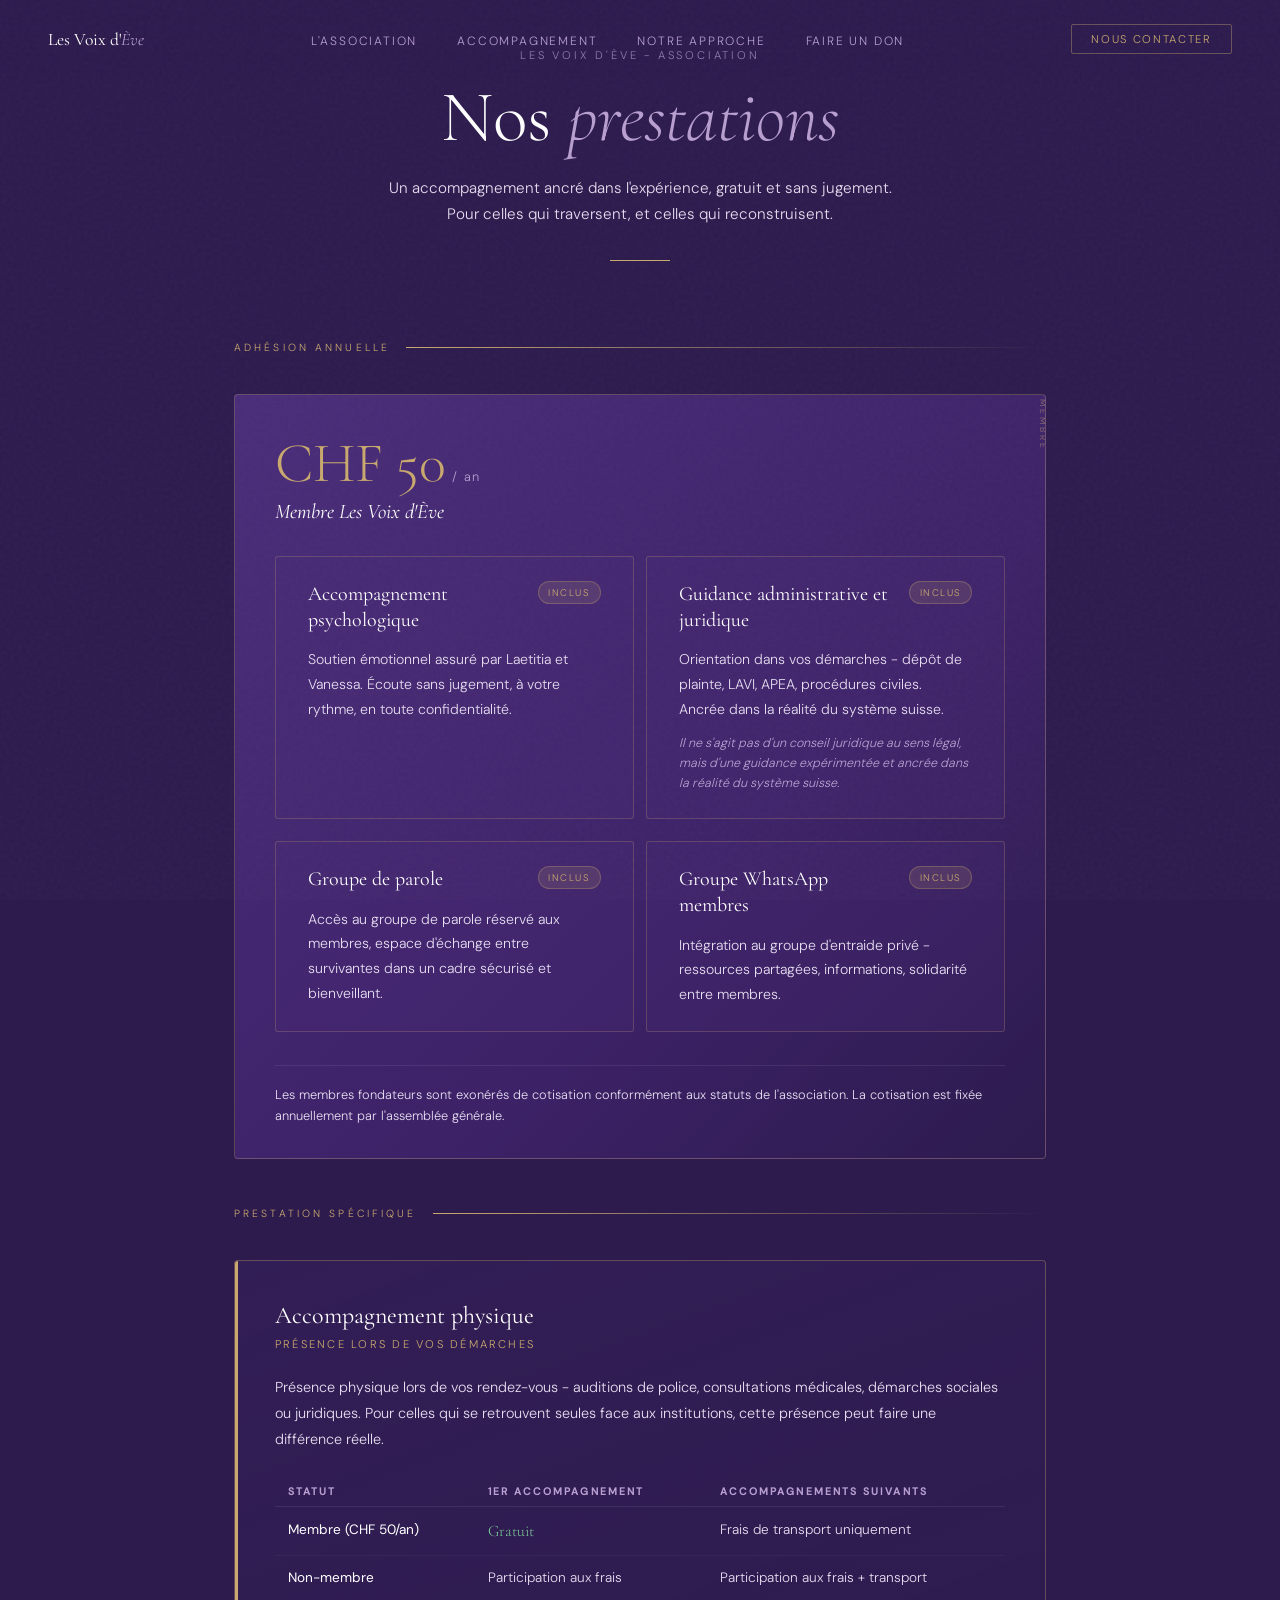
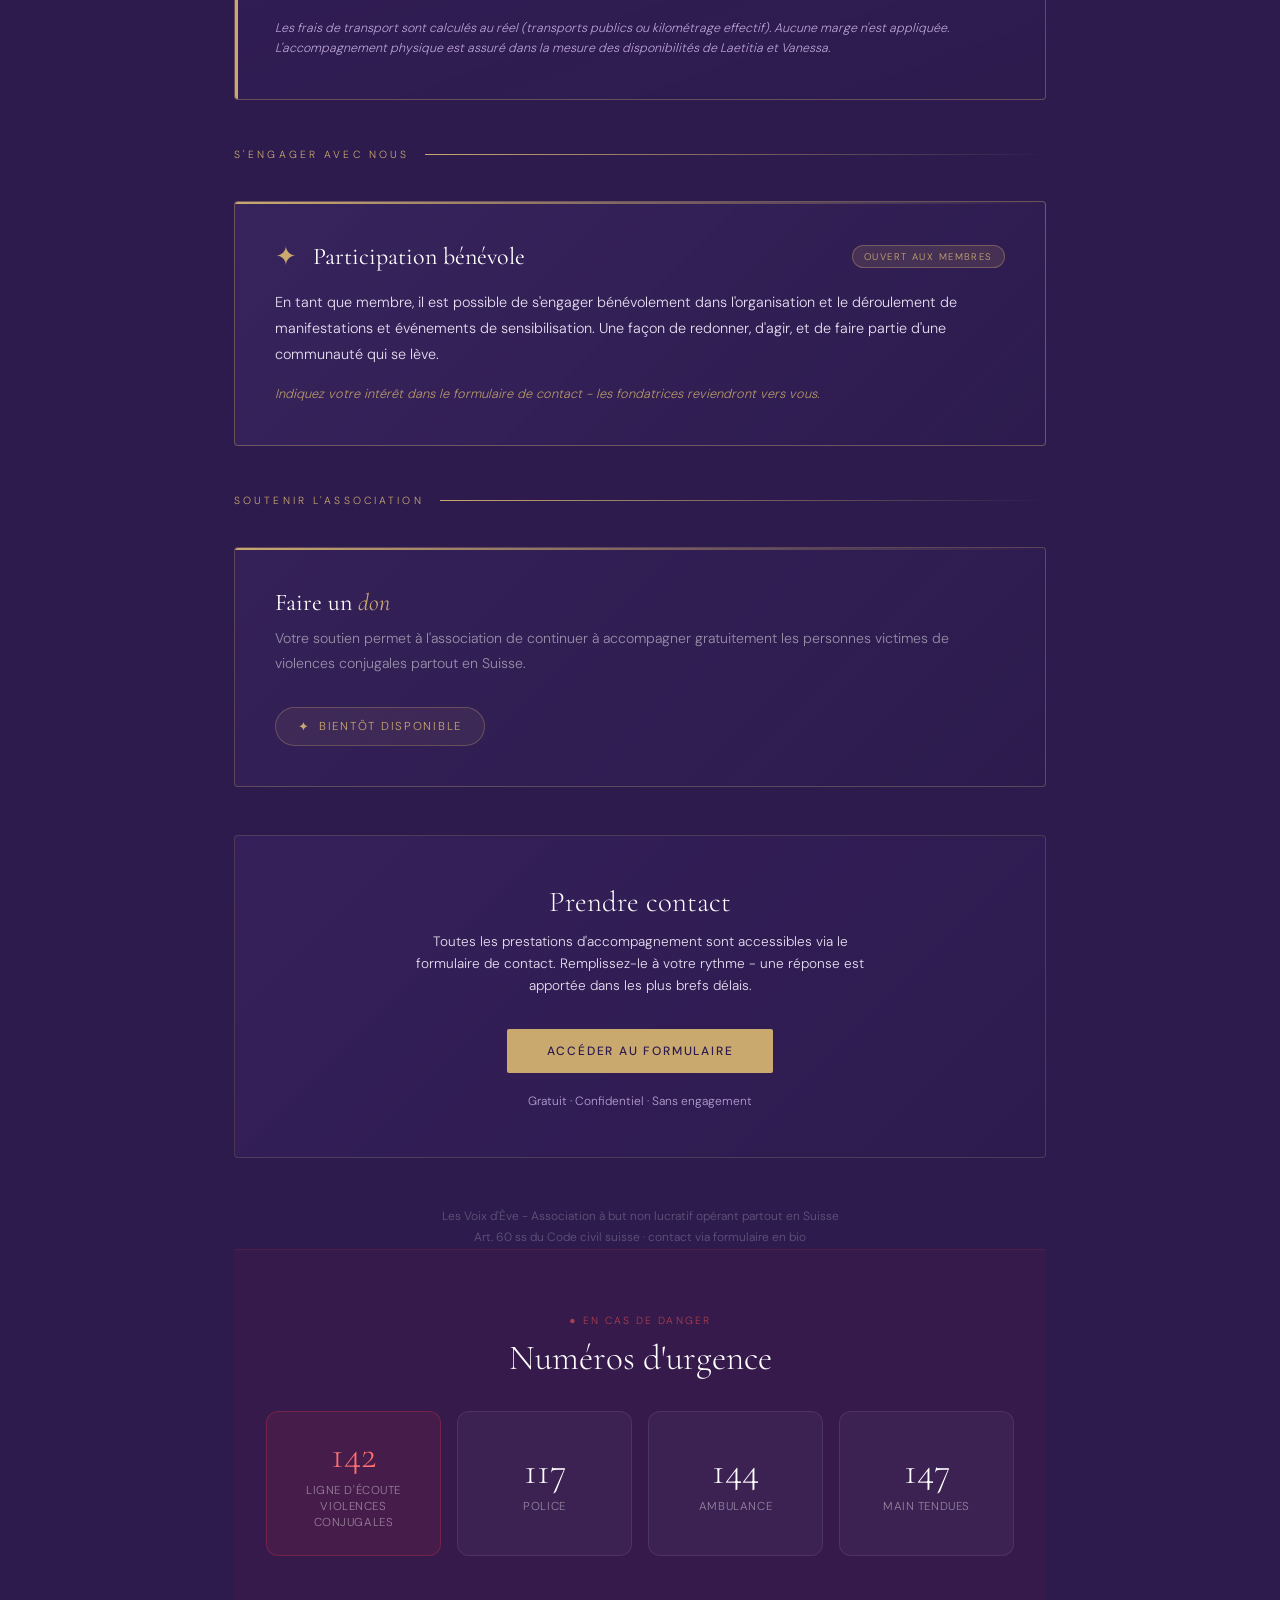
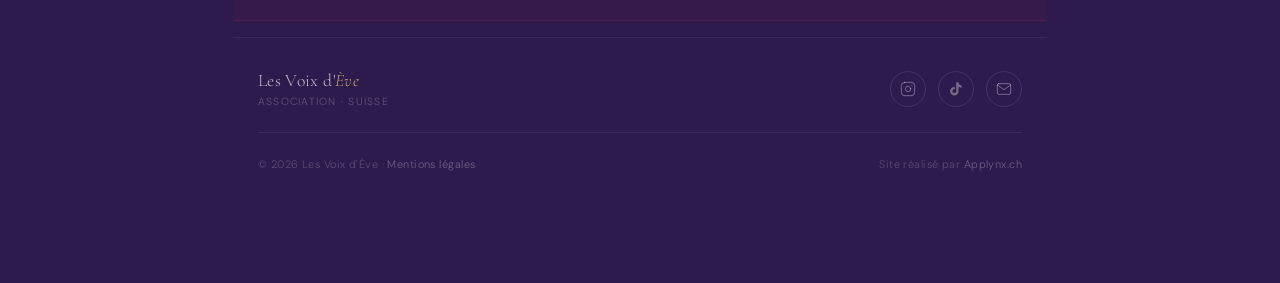
<file: prestations.html>
<!DOCTYPE html>
<html lang="fr">
<head>
  <meta charset="UTF-8" />
  <meta name="viewport" content="width=device-width, initial-scale=1.0" />

  <!-- SEO principal -->
  <title>Nos prestations – Les Voix d'Ève | Association en Suisse</title>
  <meta name="description" content="Découvrez les prestations de l'association Les Voix d'Ève : coté d'adhésion CHF 50/an, accompagnement physique gratuit pour les membres, groupe de parole et participation bénévole." />
  <meta name="keywords" content="prestations association violences conjugales Suisse, accompagnement physique victimes, groupe de parole survivantes, coté association, LAVI" />
  <meta name="author" content="Les Voix d'Ève" />
  <meta name="robots" content="index, follow" />
  <link rel="canonical" href="https://lesvoixdeve.ch/prestations.html" />

  <!-- Open Graph -->
  <meta property="og:type" content="website" />
  <meta property="og:url" content="https://lesvoixdeve.ch/prestations.html" />
  <meta property="og:title" content="Nos prestations – Les Voix d'Ève | Association en Suisse" />
  <meta property="og:description" content="Adhésion CHF 50/an, accompagnement physique gratuit pour les membres, groupe de parole et participation bénévole." />
  <meta property="og:locale" content="fr_CH" />
  <meta property="og:site_name" content="Les Voix d'Ève" />

  <!-- Twitter Card -->
  <meta name="twitter:card" content="summary" />
  <meta name="twitter:title" content="Nos prestations – Les Voix d'Ève" />
  <meta name="twitter:description" content="Adhésion CHF 50/an, accompagnement physique gratuit pour les membres, groupe de parole et participation bénévole." />

  <!-- Données structurées Schema.org -->
  <script type="application/ld+json">
  {
    "@context": "https://schema.org",
    "@type": "WebPage",
    "name": "Nos prestations – Les Voix d'Ève",
    "url": "https://lesvoixdeve.ch/prestations.html",
    "description": "Prestations de l'association Les Voix d'Ève : accompagnement psychologique, guidance juridique, accompagnement physique et groupe de parole pour les victimes de violences conjugales.",
    "isPartOf": {
      "@type": "WebSite",
      "name": "Les Voix d'Ève",
      "url": "https://lesvoixdeve.ch"
    },
    "breadcrumb": {
      "@type": "BreadcrumbList",
      "itemListElement": [
        { "@type": "ListItem", "position": 1, "name": "Accueil", "item": "https://lesvoixdeve.ch/" },
        { "@type": "ListItem", "position": 2, "name": "Prestations", "item": "https://lesvoixdeve.ch/prestations.html" }
      ]
    }
  }
  </script>
  <!-- Hreflang -->
  <link rel="alternate" hreflang="fr-CH" href="https://lesvoixdeve.ch/prestations.html" />
  <link rel="alternate" hreflang="fr" href="https://lesvoixdeve.ch/prestations.html" />

  <!-- Favicon -->
  <link rel="icon" type="image/svg+xml" href="favicon.svg" />
  <link rel="apple-touch-icon" href="favicon.svg" />

  <!-- Polices locales (conformité LPD — aucun transfert vers Google) -->
  <link rel="stylesheet" href="css/fonts.css" />
  <link rel="stylesheet" href="css/prestations.css" />
</head>
<body>

  <!-- NAVIGATION -->
  <nav class="nav" id="nav">
    <a href="index.html" class="nav-logo">Les Voix d'<em>Ève</em></a>
    <ul class="nav-links">
      <li><a href="index.html#qui">L'association</a></li>
      <li><a href="index.html#services">Accompagnement</a></li>
      <li><a href="index.html#pourquoi">Notre approche</a></li>
      <li><a href="index.html#don">Faire un don</a></li>
    </ul>
    <a href="contact.html" class="nav-cta">Nous contacter</a>
    <button class="nav-burger" id="navBurger" aria-label="Menu">
      <span></span><span></span><span></span>
    </button>
  </nav>

  <!-- HEADER -->
  <header class="page-header">
    <p class="header-eyebrow">Les Voix d'Ève - Association</p>
    <h1 class="header-title">Nos <em>prestations</em></h1>
    <p class="header-sub">Un accompagnement ancré dans l'expérience, gratuit et sans jugement. Pour celles qui traversent, et celles qui reconstruisent.</p>
  </header>

  <main>

    <!-- BLOC COTISATION -->
    <p class="section-label">
      Adhésion annuelle
      <span class="label-line"></span>
    </p>

    <div class="membership-banner">
      <div class="membership-top">
        <div class="membership-price">
          <span class="price-amount">CHF 50</span>
          <span class="price-period">/ an</span>
        </div>
        <h2 class="membership-title"><em>Membre Les Voix d'Ève</em></h2>
      </div>

      <div class="membership-cards">
        <div class="prestation-card highlight">
          <div class="card-header">
            <h3 class="card-title">Accompagnement psychologique</h3>
            <span class="badge-inclus">Inclus</span>
          </div>
          <p class="card-desc">Soutien émotionnel assuré par Laetitia et Vanessa. Écoute sans jugement, à votre rythme, en toute confidentialité.</p>
        </div>
        <div class="prestation-card highlight">
          <div class="card-header">
            <h3 class="card-title">Guidance administrative et juridique</h3>
            <span class="badge-inclus">Inclus</span>
          </div>
          <p class="card-desc">Orientation dans vos démarches - dépôt de plainte, LAVI, APEA, procédures civiles. Ancrée dans la réalité du système suisse.</p>
          <p class="card-detail">Il ne s'agit pas d'un conseil juridique au sens légal, mais d'une guidance expérimentée et ancrée dans la réalité du système suisse.</p>
        </div>
        <div class="prestation-card highlight">
          <div class="card-header">
            <h3 class="card-title">Groupe de parole</h3>
            <span class="badge-inclus">Inclus</span>
          </div>
          <p class="card-desc">Accès au groupe de parole réservé aux membres, espace d'échange entre survivantes dans un cadre sécurisé et bienveillant.</p>
        </div>
        <div class="prestation-card highlight">
          <div class="card-header">
            <h3 class="card-title">Groupe WhatsApp membres</h3>
            <span class="badge-inclus">Inclus</span>
          </div>
          <p class="card-desc">Intégration au groupe d'entraide privé - ressources partagées, informations, solidarité entre membres.</p>
        </div>
      </div>

      <p class="membership-note">Les membres fondateurs sont exonérés de cotisation conformément aux statuts de l'association. La cotisation est fixée annuellement par l'assemblée générale.</p>
    </div>

    <!-- BLOC ACCOMPAGNEMENT PHYSIQUE -->
    <p class="section-label">
      Prestation spécifique
      <span class="label-line"></span>
    </p>

    <div class="accompagnement-bloc">
      <h2 class="accompagnement-title">Accompagnement physique</h2>
      <p class="accompagnement-subtitle">Présence lors de vos démarches</p>
      <p class="accompagnement-desc">Présence physique lors de vos rendez-vous - auditions de police, consultations médicales, démarches sociales ou juridiques. Pour celles qui se retrouvent seules face aux institutions, cette présence peut faire une différence réelle.</p>

      <div class="table-wrapper">
      <table>
        <thead>
          <tr>
            <th>Statut</th>
            <th>1er accompagnement</th>
            <th>Accompagnements suivants</th>
          </tr>
        </thead>
        <tbody>
          <tr>
            <td data-label="Statut">Membre (CHF 50/an)</td>
            <td data-label="1er accompagnement" class="td-gratuit">Gratuit</td>
            <td data-label="Accompagnements suivants">Frais de transport uniquement</td>
          </tr>
          <tr>
            <td data-label="Statut">Non-membre</td>
            <td data-label="1er accompagnement">Participation aux frais</td>
            <td data-label="Accompagnements suivants">Participation aux frais + transport</td>
          </tr>
        </tbody>
      </table>
      </div>

      <p class="accompagnement-note">Les frais de transport sont calculés au réel (transports publics ou kilométrage effectif). Aucune marge n'est appliquée. L'accompagnement physique est assuré dans la mesure des disponibilités de Laetitia et Vanessa.</p>
    </div>

    <!-- BLOC BÉNÉVOLAT -->
    <p class="section-label">
      S'engager avec nous
      <span class="label-line"></span>
    </p>

    <div class="benevolat-bloc">
      <div class="benevolat-header">
        <span class="benevolat-icon">✦</span>
        <h2 class="benevolat-title">Participation bénévole</h2>
        <span class="benevolat-badge">Ouvert aux membres</span>
      </div>
      <p class="benevolat-desc">En tant que membre, il est possible de s'engager bénévolement dans l'organisation et le déroulement de manifestations et événements de sensibilisation. Une façon de redonner, d'agir, et de faire partie d'une communauté qui se lève.</p>
      <p class="benevolat-cta-text">Indiquez votre intérêt dans le formulaire de contact - les fondatrices reviendront vers vous.</p>
    </div>

    <!-- BLOC DON -->
    <p class="section-label">
      Soutenir l'association
      <span class="label-line"></span>
    </p>

    <div class="don-bloc">
      <div class="don-bloc-inner">
        <div class="don-bloc-text">
          <h2 class="don-bloc-title">Faire un <em>don</em></h2>
          <p class="don-bloc-desc">Votre soutien permet à l'association de continuer à accompagner gratuitement les personnes victimes de violences conjugales partout en Suisse.</p>
        </div>
        <div class="don-bloc-badge">
          <span class="don-badge-icon">✦</span>
          <span class="don-badge-text">Bientôt disponible</span>
        </div>
      </div>
    </div>

    <!-- BLOC CTA -->
    <div class="cta-bloc">
      <h2 class="cta-title">Prendre contact</h2>
      <p class="cta-sub">Toutes les prestations d'accompagnement sont accessibles via le formulaire de contact. Remplissez-le à votre rythme - une réponse est apportée dans les plus brefs délais.</p>
      <a href="contact.html" class="cta-btn">Accéder au formulaire</a>
      <p class="cta-note">Gratuit · Confidentiel · Sans engagement</p>
    </div>

    <!-- NOTE FOOTER -->
    <p class="page-footer-note">
      Les Voix d'Ève - Association à but non lucratif opérant partout en Suisse<br>
      Art. 60 ss du Code civil suisse · contact via formulaire en bio
    </p>

  <!-- URGENCES -->
  <section class="section-urgences" id="urgences">
    <div class="urgences-inner">
      <p class="urgences-eyebrow">&#9679; En cas de danger</p>
      <h2 class="urgences-title">Numéros d'urgence</h2>
      <div class="urgences-grid">
        <a href="tel:142" class="urgence-card urgence-card--primary">
          <span class="urgence-num">142</span>
          <span class="urgence-label">Ligne d'écoute<br>violences conjugales</span>
        </a>
        <a href="tel:117" class="urgence-card">
          <span class="urgence-num">117</span>
          <span class="urgence-label">Police</span>
        </a>
        <a href="tel:144" class="urgence-card">
          <span class="urgence-num">144</span>
          <span class="urgence-label">Ambulance</span>
        </a>
        <a href="tel:147" class="urgence-card">
          <span class="urgence-num">147</span>
          <span class="urgence-label">Main Tendues</span>
        </a>
      </div>
    </div>
  </section>

  <footer class="site-footer">
    <div class="footer-inner">
      <div class="footer-brand">
        <span class="footer-logo">Les Voix d'<em>Ève</em></span>
        <span class="footer-tagline">Association · Suisse</span>
      </div>
      <div class="footer-links">
        <a href="https://www.instagram.com/lesvoixdeve" target="_blank" rel="noopener" class="footer-social-link" aria-label="Instagram">
          <svg xmlns="http://www.w3.org/2000/svg" width="16" height="16" viewBox="0 0 24 24" fill="none" stroke="currentColor" stroke-width="1.5" stroke-linecap="round" stroke-linejoin="round"><rect x="2" y="2" width="20" height="20" rx="5" ry="5"/><path d="M16 11.37A4 4 0 1 1 12.63 8 4 4 0 0 1 16 11.37z"/><line x1="17.5" y1="6.5" x2="17.51" y2="6.5"/></svg>
        </a>
        <a href="https://www.tiktok.com/@lesvoixdeve" target="_blank" rel="noopener" class="footer-social-link" aria-label="TikTok">
          <svg xmlns="http://www.w3.org/2000/svg" width="16" height="16" viewBox="0 0 24 24" fill="currentColor"><path d="M19.59 6.69a4.83 4.83 0 0 1-3.77-4.25V2h-3.45v13.67a2.89 2.89 0 0 1-2.88 2.5 2.89 2.89 0 0 1-2.89-2.89 2.89 2.89 0 0 1 2.89-2.89c.28 0 .54.04.79.1V9.01a6.33 6.33 0 0 0-.79-.05 6.34 6.34 0 0 0-6.34 6.34 6.34 6.34 0 0 0 6.34 6.34 6.34 6.34 0 0 0 6.33-6.34V8.69a8.18 8.18 0 0 0 4.78 1.52V6.76a4.85 4.85 0 0 1-1.01-.07z"/></svg>
        </a>
        <a href="mailto:lesvoixdeve@outlook.com" class="footer-social-link" aria-label="Email">
          <svg xmlns="http://www.w3.org/2000/svg" width="16" height="16" viewBox="0 0 24 24" fill="none" stroke="currentColor" stroke-width="1.5" stroke-linecap="round" stroke-linejoin="round"><path d="M4 4h16c1.1 0 2 .9 2 2v12c0 1.1-.9 2-2 2H4c-1.1 0-2-.9-2-2V6c0-1.1.9-2 2-2z"/><polyline points="22,6 12,13 2,6"/></svg>
        </a>
      </div>
    </div>
    <div class="footer-bottom">
      <span>© 2026 Les Voix d'Ève · <a href="mentions-legales.html">Mentions légales</a></span>
      <span>Site réalisé par <a href="https://applynx.ch" target="_blank" rel="noopener">Applynx.ch</a></span>
    </div>
  </footer>

  </main>

  <script src="js/nav.js"></script>
</body>
</html>
</file>
<file: css/fonts.css>
/* ── Polices hébergées localement (conformité LPD/RGPD) ───────── */

/* Cormorant Garamond 300 */
@font-face {
  font-family: 'Cormorant Garamond';
  font-style: normal;
  font-weight: 300;
  font-display: swap;
  src: url('../fonts/cormorant-garamond-v21-latin-300.woff2') format('woff2');
}

/* Cormorant Garamond 300 Italic */
@font-face {
  font-family: 'Cormorant Garamond';
  font-style: italic;
  font-weight: 300;
  font-display: swap;
  src: url('../fonts/cormorant-garamond-v21-latin-300italic.woff2') format('woff2');
}

/* Cormorant Garamond 400 */
@font-face {
  font-family: 'Cormorant Garamond';
  font-style: normal;
  font-weight: 400;
  font-display: swap;
  src: url('../fonts/cormorant-garamond-v21-latin-regular.woff2') format('woff2');
}

/* Cormorant Garamond 400 Italic */
@font-face {
  font-family: 'Cormorant Garamond';
  font-style: italic;
  font-weight: 400;
  font-display: swap;
  src: url('../fonts/cormorant-garamond-v21-latin-italic.woff2') format('woff2');
}

/* Cormorant Garamond 600 */
@font-face {
  font-family: 'Cormorant Garamond';
  font-style: normal;
  font-weight: 600;
  font-display: swap;
  src: url('../fonts/cormorant-garamond-v21-latin-600.woff2') format('woff2');
}

/* Cormorant Garamond 600 Italic */
@font-face {
  font-family: 'Cormorant Garamond';
  font-style: italic;
  font-weight: 600;
  font-display: swap;
  src: url('../fonts/cormorant-garamond-v21-latin-600italic.woff2') format('woff2');
}

/* DM Sans 300 */
@font-face {
  font-family: 'DM Sans';
  font-style: normal;
  font-weight: 300;
  font-display: swap;
  src: url('../fonts/dm-sans-v17-latin-300.woff2') format('woff2');
}

/* DM Sans 400 */
@font-face {
  font-family: 'DM Sans';
  font-style: normal;
  font-weight: 400;
  font-display: swap;
  src: url('../fonts/dm-sans-v17-latin-regular.woff2') format('woff2');
}

/* DM Sans 500 */
@font-face {
  font-family: 'DM Sans';
  font-style: normal;
  font-weight: 500;
  font-display: swap;
  src: url('../fonts/dm-sans-v17-latin-500.woff2') format('woff2');
}
</file>
<file: css/style.css>
/* ============================================================
   LES VOIX D'ÈVE — CSS PAGE D'ACCUEIL
   Version 1.0 · Avril 2026
   ============================================================ */

/* ── Variables ─────────────────────────────────────────────── */
:root {
  --violet-deep:  #1E1035;
  --violet-mid:   #3A2060;
  --violet-soft:  #6B4FA0;
  --violet-light: #B89FD0;
  --violet-pale:  #E4D9F5;
  --gold:         #C9A96E;
  --white:        #FFFFFF;
  --cream:        #FAF7F4;
}

/* ── Reset ──────────────────────────────────────────────────── */
*, *::before, *::after {
  margin: 0;
  padding: 0;
  box-sizing: border-box;
}

html { scroll-behavior: smooth; }

body {
  background-color: var(--violet-deep);
  color: var(--white);
  font-family: 'DM Sans', sans-serif;
  font-weight: 300;
  overflow-x: hidden;
  cursor: default;
}

/* Grain de texture */
body::before {
  content: '';
  position: fixed;
  inset: 0;
  background-image: url("data:image/svg+xml,%3Csvg viewBox='0 0 256 256' xmlns='http://www.w3.org/2000/svg'%3E%3Cfilter id='noise'%3E%3CfeTurbulence type='fractalNoise' baseFrequency='0.9' numOctaves='4' stitchTiles='stitch'/%3E%3C/filter%3E%3Crect width='100%25' height='100%25' filter='url(%23noise)'/%3E%3C/svg%3E");
  opacity: 0.035;
  pointer-events: none;
  z-index: 100;
}

/* ── Navigation ─────────────────────────────────────────────── */
.nav {
  position: fixed;
  top: 0;
  left: 0;
  right: 0;
  z-index: 50;
  display: flex;
  align-items: center;
  justify-content: space-between;
  padding: 1.5rem 3rem;
  background: linear-gradient(to bottom, rgba(30,16,53,0.95), transparent);
  transition: background 0.3s;
}

.nav.scrolled {
  background: rgba(30,16,53,0.97);
}

.nav-logo {
  font-family: 'Cormorant Garamond', serif;
  font-size: 1.1rem;
  font-weight: 400;
  color: var(--white);
  text-decoration: none;
}

.nav-logo em {
  font-style: italic;
  color: var(--violet-light);
}

.nav-links {
  display: flex;
  gap: 2.5rem;
  list-style: none;
}

.nav-links a {
  font-family: 'DM Sans', sans-serif;
  font-size: 0.75rem;
  letter-spacing: 0.15em;
  text-transform: uppercase;
  color: var(--violet-light);
  text-decoration: none;
  transition: color 0.2s;
}

.nav-links a:hover { color: var(--white); }

.nav-cta {
  font-size: 0.7rem;
  letter-spacing: 0.15em;
  text-transform: uppercase;
  color: var(--gold);
  text-decoration: none;
  border: 1px solid rgba(201,169,110,0.4);
  padding: 0.45rem 1.2rem;
  border-radius: 2px;
  transition: background 0.2s, color 0.2s;
}

.nav-cta:hover {
  background: var(--gold);
  color: var(--violet-deep);
}

.nav-burger {
  display: none;
  flex-direction: column;
  gap: 5px;
  background: none;
  border: none;
  cursor: pointer;
  padding: 4px;
}

.nav-burger span {
  display: block;
  width: 22px;
  height: 1.5px;
  background: var(--white);
  transition: transform 0.3s, opacity 0.3s;
}

/* ── Keyframes ──────────────────────────────────────────────── */
@keyframes fadeUp {
  from { opacity: 0; transform: translateY(24px); }
  to   { opacity: 1; transform: translateY(0); }
}

@keyframes lineReveal {
  from { transform: scaleX(0); }
  to   { transform: scaleX(1); }
}

@keyframes scrollPulse {
  0%, 100% { opacity: 0.4; transform: scaleY(1); }
  50%       { opacity: 0.9; transform: scaleY(1.2); }
}

/* ── Section séparateur ─────────────────────────────────────── */
section { position: relative; }

section::before {
  content: '';
  position: absolute;
  top: 0; left: 0; right: 0;
  height: 1px;
  background: linear-gradient(to right, transparent, rgba(255,255,255,0.08), transparent);
}

.hero::before { display: none; }

/* ── Eyebrow réutilisable ───────────────────────────────────── */
.section-eyebrow {
  font-size: 0.65rem;
  letter-spacing: 0.3em;
  text-transform: uppercase;
  color: var(--gold);
  display: flex;
  align-items: center;
  gap: 1rem;
  margin-bottom: 3rem;
}

.eyebrow-line {
  display: block;
  width: 40px;
  height: 1px;
  background: var(--gold);
  flex-shrink: 0;
}

.section-eyebrow::after {
  content: '';
  flex: 1;
  max-width: 60px;
  height: 1px;
  background: var(--gold);
}

/* ── Section inner ──────────────────────────────────────────── */
.section-inner {
  max-width: 1000px;
  margin: 0 auto;
}

/* ── HERO ───────────────────────────────────────────────────── */
.hero {
  min-height: 100vh;
  display: flex;
  flex-direction: column;
  justify-content: center;
  align-items: center;
  padding: 8rem 2rem 5rem;
  overflow: hidden;
  position: relative;
  width: 100%;
  box-sizing: border-box;
}

/* Cercle haut droite */
.hero::before {
  content: '';
  position: absolute;
  top: -20%; right: -15%;
  width: 700px; height: 700px;
  border-radius: 50%;
  background: radial-gradient(circle, rgba(107,79,160,0.18) 0%, transparent 70%);
  pointer-events: none;
}

/* Cercle bas gauche */
.hero::after {
  content: '';
  position: absolute;
  bottom: -10%; left: -10%;
  width: 500px; height: 500px;
  border-radius: 50%;
  background: radial-gradient(circle, rgba(58,32,96,0.4) 0%, transparent 70%);
  pointer-events: none;
}

.hero-inner {
  width: 100%;
  max-width: 860px;
  position: relative;
  z-index: 2;
  text-align: center;
}

.hero-eyebrow {
  font-size: 0.65rem;
  letter-spacing: 0.35em;
  text-transform: uppercase;
  color: var(--gold);
  display: flex;
  align-items: center;
  justify-content: center;
  gap: 1rem;
  margin-bottom: 2rem;
  opacity: 0;
  animation: fadeUp 0.8s ease forwards;
  animation-delay: 0.2s;
}

.hero-eyebrow .eyebrow-line {
  width: 40px;
  height: 1px;
  background: var(--gold);
  flex-shrink: 0;
}

.hero-title {
  font-family: 'Cormorant Garamond', serif;
  font-size: clamp(3.5rem, 8vw, 7rem);
  font-weight: 300;
  line-height: 1.0;
  letter-spacing: -0.02em;
  margin-bottom: 2.5rem;
  text-align: center;
  opacity: 0;
  animation: fadeUp 0.9s ease forwards;
  animation-delay: 0.4s;
}

.hero-title strong {
  position: relative;
  display: inline-block;
}

/* Ligne dorée sous "silence" */
.hero-title strong::after {
  content: '';
  position: absolute;
  bottom: 4px; left: 0;
  width: 100%; height: 1px;
  background: var(--gold);
  transform: scaleX(0);
  transform-origin: left;
  animation: lineReveal 0.8s ease forwards 1.4s;
}

.hero-title em {
  font-style: italic;
  color: var(--violet-light);
}

.hero-desc {
  max-width: 600px;
  margin-left: auto;
  margin-right: auto;
  font-size: 1rem;
  font-weight: 300;
  color: var(--violet-pale);
  line-height: 1.85;
  margin-bottom: 3rem;
  text-align: center;
  opacity: 0;
  animation: fadeUp 0.9s ease forwards;
  animation-delay: 0.7s;
}

.hero-btns {
  display: flex;
  align-items: center;
  justify-content: center;
  gap: 2rem;
  flex-wrap: wrap;
  opacity: 0;
  animation: fadeUp 0.9s ease forwards;
  animation-delay: 0.9s;
}

/* ── Boutons ────────────────────────────────────────────────── */
.btn-primary {
  display: inline-block;
  background: var(--gold);
  color: var(--violet-deep);
  font-family: 'DM Sans', sans-serif;
  font-size: 0.72rem;
  font-weight: 500;
  letter-spacing: 0.18em;
  text-transform: uppercase;
  text-decoration: none;
  padding: 1rem 2.5rem;
  border-radius: 2px;
  transition: opacity 0.2s, transform 0.2s;
}

.btn-primary:hover {
  opacity: 0.85;
  transform: translateY(-1px);
}

.btn-ghost {
  font-family: 'DM Sans', sans-serif;
  font-size: 0.72rem;
  letter-spacing: 0.15em;
  text-transform: uppercase;
  color: var(--violet-light);
  text-decoration: none;
  transition: color 0.2s;
}

.btn-ghost .arrow {
  display: inline-block;
  transition: transform 0.2s;
}

.btn-ghost:hover { color: var(--white); }
.btn-ghost:hover .arrow { transform: translateX(4px); }

/* Statistique flottante */
.hero-stat {
  position: absolute;
  right: 3rem;
  bottom: 8rem;
  text-align: right;
  z-index: 2;
  opacity: 0;
  animation: fadeUp 0.9s ease forwards;
  animation-delay: 1.1s;
}

.hero-stat-num {
  display: block;
  font-family: 'Cormorant Garamond', serif;
  font-size: 4rem;
  font-weight: 300;
  color: rgba(255,255,255,0.08);
  line-height: 1;
}

.hero-stat-label {
  display: block;
  font-size: 0.65rem;
  letter-spacing: 0.2em;
  text-transform: uppercase;
  color: var(--violet-soft);
}

/* Scroll hint */
.scroll-hint {
  position: absolute;
  bottom: 2.5rem;
  left: 50%;
  transform: translateX(-50%);
  display: flex;
  flex-direction: column;
  align-items: center;
  gap: 0.5rem;
  z-index: 2;
  opacity: 0;
  animation: fadeUp 0.9s ease forwards;
  animation-delay: 1.5s;
}

.scroll-text {
  font-size: 0.6rem;
  letter-spacing: 0.2em;
  text-transform: uppercase;
  color: var(--violet-soft);
  text-decoration: none;
  display: block;
}

.scroll-line {
  width: 1px;
  height: 40px;
  background: linear-gradient(to bottom, var(--violet-soft), transparent);
  animation: scrollPulse 2s ease-in-out infinite;
  animation-delay: 2s;
}

/* ── QUI SOMMES-NOUS ────────────────────────────────────────── */
.section-qui {
  padding: 7rem 3rem;
}

.qui-grid {
  display: grid;
  grid-template-columns: 1fr 1fr;
  gap: 5rem;
  align-items: start;
}

.qui-title {
  font-family: 'Cormorant Garamond', serif;
  font-size: clamp(2.2rem, 4vw, 3.2rem);
  font-weight: 300;
  line-height: 1.2;
  margin-bottom: 2rem;
}

.qui-title em {
  font-style: italic;
  color: var(--violet-light);
}

.qui-para {
  font-size: 0.92rem;
  font-weight: 300;
  color: var(--violet-pale);
  line-height: 1.9;
  margin-bottom: 1.2rem;
}

/* Cartes fondatrices */
.fondatrices-card {
  background: rgba(255,255,255,0.03);
  border: 1px solid rgba(255,255,255,0.08);
  border-radius: 3px;
  padding: 2rem;
  margin-bottom: 1rem;
  position: relative;
  overflow: hidden;
  transition: border-color 0.3s, background 0.3s;
}

.fondatrices-card:hover {
  border-color: rgba(201,169,110,0.25);
  background: rgba(255,255,255,0.05);
}

/* Liseré gauche doré */
.fondatrices-card::before {
  content: '';
  position: absolute;
  left: 0; top: 0; bottom: 0;
  width: 2px;
  background: linear-gradient(to bottom, var(--gold), transparent);
}

.fondatrice-name {
  font-family: 'Cormorant Garamond', serif;
  font-size: 1.3rem;
  font-weight: 400;
  color: var(--white);
  margin-bottom: 0.3rem;
}

.fondatrice-role {
  font-size: 0.65rem;
  letter-spacing: 0.2em;
  text-transform: uppercase;
  color: var(--gold);
  margin-bottom: 0.9rem;
}

.fondatrice-desc {
  font-size: 0.82rem;
  color: var(--violet-pale);
  line-height: 1.7;
}

/* ── SERVICES ───────────────────────────────────────────────── */
.section-services {
  padding: 7rem 3rem;
  background: linear-gradient(180deg, transparent, rgba(58,32,96,0.15), transparent);
}

.services-title {
  font-family: 'Cormorant Garamond', serif;
  font-size: clamp(2rem, 4vw, 3rem);
  font-weight: 300;
  text-align: center;
  line-height: 1.2;
  margin-bottom: 0.8rem;
}

.services-title em {
  font-style: italic;
  color: var(--violet-light);
}

.services-intro {
  font-size: 0.88rem;
  color: var(--violet-pale);
  text-align: center;
  max-width: 480px;
  margin: 0 auto 4rem;
  line-height: 1.8;
}

.services-grid {
  display: grid;
  grid-template-columns: repeat(3, 1fr);
  gap: 1.5rem;
}

.service-card {
  border: 1px solid rgba(255,255,255,0.07);
  border-radius: 3px;
  padding: 2.2rem 1.8rem;
  transition: border-color 0.3s, background 0.3s, transform 0.3s;
}

.service-card:hover {
  border-color: rgba(201,169,110,0.3);
  background: rgba(255,255,255,0.03);
  transform: translateY(-3px);
}

.service-num {
  font-family: 'Cormorant Garamond', serif;
  font-size: 3rem;
  font-weight: 300;
  color: rgba(255,255,255,0.05);
  display: block;
  margin-bottom: 1rem;
  line-height: 1;
}

.service-title {
  font-family: 'Cormorant Garamond', serif;
  font-size: 1.15rem;
  font-weight: 400;
  color: var(--white);
  line-height: 1.3;
  margin-bottom: 0.8rem;
}

.service-desc {
  font-size: 0.82rem;
  color: var(--violet-pale);
  line-height: 1.75;
}

.service-tag {
  display: inline-block;
  font-size: 0.6rem;
  letter-spacing: 0.2em;
  text-transform: uppercase;
  color: var(--gold);
  border: 1px solid rgba(201,169,110,0.3);
  padding: 0.2rem 0.6rem;
  border-radius: 20px;
  margin-top: 1.2rem;
}

/* ── STATISTIQUE CHOC ───────────────────────────────────────── */
.section-stat {
  padding: 6rem 3rem;
  text-align: center;
  position: relative;
  overflow: hidden;
}

.stat-bg-num {
  font-family: 'Cormorant Garamond', serif;
  font-size: clamp(5rem, 14vw, 11rem);
  font-weight: 300;
  color: rgba(255,255,255,0.12);
  letter-spacing: -0.04em;
  display: block;
  line-height: 1;
  user-select: none;
  pointer-events: none;
}

.stat-content {
  position: relative;
  z-index: 2;
  margin-top: -2rem;
}

.stat-text {
  font-family: 'Cormorant Garamond', serif;
  font-size: clamp(1.2rem, 2.5vw, 1.7rem);
  font-weight: 300;
  color: var(--violet-pale);
  max-width: 600px;
  margin: 0 auto;
  line-height: 1.5;
}

.stat-text em {
  font-style: italic;
  color: var(--white);
}

.stat-source {
  font-size: 0.65rem;
  letter-spacing: 0.15em;
  text-transform: uppercase;
  color: var(--violet-soft);
  margin-top: 1rem;
}

/* ── NOTRE APPROCHE ─────────────────────────────────────────── */
.section-approche {
  padding: 7rem 3rem;
}

.approche-grid {
  display: grid;
  grid-template-columns: 1fr 1fr;
  gap: 5rem;
  align-items: center;
}

.piliers-list {
  list-style: none;
  display: flex;
  flex-direction: column;
  gap: 1.8rem;
}

.pilier-item {
  display: flex;
  gap: 1rem;
  align-items: flex-start;
  font-size: 0.85rem;
  color: var(--violet-pale);
  line-height: 1.7;
}

.pilier-dot {
  width: 6px;
  height: 6px;
  border-radius: 50%;
  background: var(--gold);
  flex-shrink: 0;
  margin-top: 0.5rem;
}

.pilier-item strong {
  color: var(--white);
  font-weight: 400;
  display: block;
  margin-bottom: 0.2rem;
}

.approche-eyebrow { margin-bottom: 1.5rem; }

.approche-title {
  font-family: 'Cormorant Garamond', serif;
  font-size: clamp(2rem, 3.5vw, 2.8rem);
  font-weight: 300;
  line-height: 1.2;
  margin-bottom: 1.8rem;
}

.approche-title em {
  font-style: italic;
  color: var(--violet-light);
}

.approche-para {
  font-size: 0.9rem;
  color: var(--violet-pale);
  line-height: 1.9;
  margin-bottom: 1.2rem;
}

/* ── CTA FINAL ──────────────────────────────────────────────── */
.section-cta {
  padding: 8rem 3rem;
  text-align: center;
  position: relative;
  overflow: hidden;
}

.section-cta::before {
  content: '';
  position: absolute;
  inset: 0;
  background: radial-gradient(ellipse at center, rgba(107,79,160,0.2) 0%, transparent 70%);
  pointer-events: none;
}

.cta-inner {
  position: relative;
  z-index: 2;
}

.cta-eyebrow {
  font-size: 0.65rem;
  letter-spacing: 0.3em;
  text-transform: uppercase;
  color: var(--gold);
  display: block;
  margin-bottom: 1.5rem;
}

.cta-title {
  font-family: 'Cormorant Garamond', serif;
  font-size: clamp(2.5rem, 5vw, 4rem);
  font-weight: 300;
  line-height: 1.15;
  margin-bottom: 1.5rem;
}

.cta-title em {
  font-style: italic;
  color: var(--violet-light);
}

.cta-sub {
  font-size: 0.9rem;
  color: var(--violet-pale);
  max-width: 440px;
  margin: 0 auto 3rem;
  line-height: 1.8;
}

.cta-btns {
  display: flex;
  justify-content: center;
  align-items: center;
  gap: 2rem;
  flex-wrap: wrap;
}

/* ── Responsive ─────────────────────────────────────────────── */
@media (max-width: 768px) {
  .nav {
    padding: 1.2rem 1.5rem;
  }

  .nav-links { display: none; }

  .nav-burger { display: flex; }

  .nav-links.open {
    display: flex;
    flex-direction: column;
    position: fixed;
    top: 0; left: 0; right: 0; bottom: 0;
    background: rgba(30,16,53,0.98);
    justify-content: center;
    align-items: center;
    gap: 2.5rem;
    z-index: 40;
  }

  .nav-links.open a {
    font-size: 1rem;
  }

  .hero {
    padding: 7rem 1.5rem 4rem;
  }

  .hero-stat { display: none; }

  .qui-grid,
  .approche-grid {
    grid-template-columns: 1fr;
    gap: 3rem;
  }

  .services-grid {
    grid-template-columns: 1fr;
  }

  .section-qui,
  .section-services,
  .section-approche {
    padding: 5rem 1.5rem;
  }

  .section-cta { padding: 5rem 1.5rem; }

  .cta-btns { flex-direction: column; gap: 1rem; }

  .scroll-hint { display: none; }
}

/* ── Footer ─────────────────────────────────────────────────── */
.site-footer {
  text-align: center;
  padding: 2rem 1.5rem;
  border-top: 1px solid rgba(255,255,255,0.06);
}

.site-footer p {
  font-size: 0.72rem;
  color: rgba(255,255,255,0.25);
  letter-spacing: 0.05em;
}

.site-footer a {
  color: rgba(255,255,255,0.35);
  text-decoration: none;
  transition: color 0.2s;
}

.site-footer a:hover {
  color: var(--gold);
}

/* ── Section Don ─────────────────────────────────────────────── */
.section-don {
  padding: 5rem 2rem;
  text-align: center;
  background: linear-gradient(180deg, rgba(45,27,78,0) 0%, rgba(30,15,55,0.6) 100%);
  border-top: 1px solid rgba(255,255,255,0.05);
}

.don-inner {
  max-width: 560px;
  margin: 0 auto;
}

.don-eyebrow {
  display: flex;
  align-items: center;
  justify-content: center;
  gap: 0.8rem;
  font-size: 0.65rem;
  letter-spacing: 0.2em;
  text-transform: uppercase;
  color: rgba(255,255,255,0.35);
  margin-bottom: 1.2rem;
}

.don-title {
  font-family: 'Cormorant Garamond', serif;
  font-size: clamp(2rem, 4vw, 3rem);
  font-weight: 300;
  color: var(--white);
  margin-bottom: 1rem;
  line-height: 1.2;
}

.don-title em {
  font-style: italic;
  color: var(--gold);
}

.don-sub {
  font-size: 0.88rem;
  color: rgba(255,255,255,0.5);
  line-height: 1.75;
  margin-bottom: 2rem;
}

.don-badge {
  display: inline-flex;
  align-items: center;
  gap: 0.6rem;
  background: rgba(201,169,110,0.08);
  border: 1px solid rgba(201,169,110,0.3);
  border-radius: 40px;
  padding: 0.6rem 1.4rem;
}

.don-badge-icon {
  color: var(--gold);
  font-size: 0.8rem;
}

.don-badge-text {
  font-size: 0.72rem;
  letter-spacing: 0.15em;
  text-transform: uppercase;
  color: var(--gold);
}

/* ── Footer redesign ───────────────────────────────────────────────── */
.footer-inner {
  display: flex;
  align-items: center;
  justify-content: space-between;
  gap: 1.5rem;
  max-width: 900px;
  margin: 0 auto 1.5rem;
  padding-bottom: 1.5rem;
  border-bottom: 1px solid rgba(255,255,255,0.07);
}

.footer-brand {
  display: flex;
  flex-direction: column;
  gap: 0.25rem;
  text-align: left;
}

.footer-logo {
  font-family: 'Cormorant Garamond', serif;
  font-size: 1.1rem;
  font-weight: 300;
  color: rgba(255,255,255,0.7);
  letter-spacing: 0.02em;
}

.footer-logo em {
  font-style: italic;
  color: var(--gold);
}

.footer-tagline {
  font-size: 0.65rem;
  letter-spacing: 0.12em;
  text-transform: uppercase;
  color: rgba(255,255,255,0.25);
}

.footer-links {
  display: flex;
  align-items: center;
  gap: 0.75rem;
}

.footer-social-link {
  display: inline-flex;
  align-items: center;
  justify-content: center;
  width: 36px;
  height: 36px;
  border-radius: 50%;
  border: 1px solid rgba(255,255,255,0.1);
  color: rgba(255,255,255,0.4);
  text-decoration: none;
  transition: border-color 0.2s, color 0.2s, background 0.2s;
}

.footer-social-link:hover {
  border-color: var(--gold);
  color: var(--gold);
  background: rgba(201,169,110,0.08);
}

.footer-bottom {
  display: flex;
  align-items: center;
  justify-content: space-between;
  max-width: 900px;
  margin: 0 auto;
  gap: 1rem;
  flex-wrap: wrap;
}

.footer-bottom span {
  font-size: 0.68rem;
  color: rgba(255,255,255,0.22);
  letter-spacing: 0.04em;
}

.footer-bottom a {
  color: rgba(255,255,255,0.3);
  text-decoration: none;
  transition: color 0.2s;
}

.footer-bottom a:hover {
  color: var(--gold);
}
/* ── Section Urgences ────────────────────────────────────────── */
.section-urgences {
  padding: 4rem 2rem;
  background: rgba(180, 20, 40, 0.06);
  border-top: 1px solid rgba(220, 50, 70, 0.15);
  border-bottom: 1px solid rgba(220, 50, 70, 0.15);
}

.urgences-inner {
  max-width: 900px;
  margin: 0 auto;
  text-align: center;
}

.urgences-eyebrow {
  font-size: 0.65rem;
  letter-spacing: 0.2em;
  text-transform: uppercase;
  color: rgba(220, 80, 80, 0.7);
  margin-bottom: 0.6rem;
}

.urgences-title {
  font-family: 'Cormorant Garamond', Georgia, serif;
  font-size: clamp(1.6rem, 3vw, 2.2rem);
  font-weight: 300;
  color: #fff;
  margin-bottom: 2rem;
}

.urgences-grid {
  display: grid;
  grid-template-columns: repeat(4, 1fr);
  gap: 1rem;
}

.urgence-card {
  display: flex;
  flex-direction: column;
  align-items: center;
  justify-content: center;
  gap: 0.5rem;
  padding: 1.5rem 1rem;
  border-radius: 12px;
  background: rgba(255,255,255,0.04);
  border: 1px solid rgba(255,255,255,0.08);
  text-decoration: none;
  transition: background 0.2s, border-color 0.2s, transform 0.2s;
}

.urgence-card:hover {
  background: rgba(220, 50, 70, 0.12);
  border-color: rgba(220, 50, 70, 0.4);
  transform: translateY(-2px);
}

.urgence-card--primary {
  background: rgba(220, 50, 70, 0.1);
  border-color: rgba(220, 50, 70, 0.3);
}

.urgence-card--primary:hover {
  background: rgba(220, 50, 70, 0.2);
  border-color: rgba(220, 50, 70, 0.6);
}

.urgence-num {
  font-family: 'Cormorant Garamond', Georgia, serif;
  font-size: 2.4rem;
  font-weight: 300;
  color: #fff;
  line-height: 1;
}

.urgence-card--primary .urgence-num {
  color: #ff7070;
}

.urgence-label {
  font-size: 0.72rem;
  letter-spacing: 0.05em;
  text-transform: uppercase;
  color: rgba(255,255,255,0.45);
  line-height: 1.4;
  text-align: center;
}

@media (max-width: 600px) {
  .urgences-grid {
    grid-template-columns: repeat(2, 1fr);
  }
  .urgence-card--primary {
    grid-column: span 2;
  }
  .urgence-card:last-child {
    grid-column: span 2;
  }
}
</file>
<file: css/contact.css>
/* ── Page Contact ────────────────────────────────────────────── */

/* Hero */
.contact-hero {
  min-height: 30vh;
  display: flex;
  align-items: flex-end;
  padding: 6rem 2rem 3rem;
  background: linear-gradient(180deg, #1a0a35 0%, #2d1b4e 100%);
  text-align: center;
}

.contact-hero-inner {
  max-width: 640px;
  margin: 0 auto;
}

.contact-eyebrow {
  display: flex;
  align-items: center;
  justify-content: center;
  gap: 0.8rem;
  font-size: 0.65rem;
  letter-spacing: 0.2em;
  text-transform: uppercase;
  color: rgba(255,255,255,0.35);
  margin-bottom: 1rem;
}

.contact-title {
  font-family: 'Cormorant Garamond', Georgia, serif;
  font-size: clamp(2.4rem, 6vw, 4rem);
  font-weight: 300;
  color: #fff;
  line-height: 1.1;
  margin-bottom: 1rem;
}

.contact-title em {
  font-style: italic;
  color: #c9a96e;
}

.contact-subtitle {
  font-size: 0.9rem;
  color: rgba(255,255,255,0.5);
  line-height: 1.8;
  max-width: 500px;
  margin: 0 auto;
}

/* Section formulaire */
.contact-section {
  padding: 4rem 2rem 5rem;
  background: #1e0f37;
}

.contact-inner {
  max-width: 680px;
  margin: 0 auto;
}

/* Succès */
.form-success {
  text-align: center;
  padding: 4rem 2rem;
}

.success-icon {
  font-size: 2.5rem;
  color: #c9a96e;
  margin-bottom: 1.5rem;
}

.success-title {
  font-family: 'Cormorant Garamond', Georgia, serif;
  font-size: 2.2rem;
  font-weight: 300;
  color: #fff;
  margin-bottom: 1rem;
}

.success-text {
  font-size: 0.95rem;
  color: rgba(255,255,255,0.55);
  line-height: 1.8;
  margin-bottom: 2rem;
}

.btn-back {
  display: inline-block;
  font-size: 0.75rem;
  letter-spacing: 0.12em;
  text-transform: uppercase;
  color: #c9a96e;
  text-decoration: none;
  border-bottom: 1px solid rgba(201,169,110,0.3);
  padding-bottom: 2px;
  transition: border-color 0.2s;
}

.btn-back:hover {
  border-color: #c9a96e;
}

/* Erreur */
.form-error-banner {
  background: rgba(220, 50, 70, 0.1);
  border: 1px solid rgba(220, 50, 70, 0.3);
  border-radius: 8px;
  padding: 1rem 1.5rem;
  margin-bottom: 2rem;
  font-size: 0.85rem;
  color: rgba(255,150,150,0.9);
  line-height: 1.6;
}

.form-error-banner a {
  color: #ff9090;
}

/* Groupes de champs */
.form-group {
  margin-bottom: 2rem;
}

.form-label {
  display: block;
  font-size: 0.7rem;
  letter-spacing: 0.15em;
  text-transform: uppercase;
  color: rgba(255,255,255,0.5);
  margin-bottom: 0.75rem;
}

.required {
  color: #c9a96e;
}

.form-hint {
  display: block;
  font-size: 0.75rem;
  color: rgba(255,255,255,0.25);
  margin-top: 0.4rem;
  font-style: italic;
}

/* Inputs */
.form-input,
.form-textarea,
.form-select {
  width: 100%;
  background: rgba(255,255,255,0.04);
  border: 1px solid rgba(255,255,255,0.1);
  border-radius: 8px;
  padding: 0.9rem 1.1rem;
  font-family: 'DM Sans', sans-serif;
  font-size: 0.9rem;
  color: #fff;
  outline: none;
  transition: border-color 0.2s, background 0.2s;
  box-sizing: border-box;
  -webkit-appearance: none;
}

.form-input::placeholder,
.form-textarea::placeholder {
  color: rgba(255,255,255,0.2);
}

.form-input:focus,
.form-textarea:focus,
.form-select:focus {
  border-color: rgba(201,169,110,0.5);
  background: rgba(255,255,255,0.06);
}

.form-input.input-error,
.form-textarea.input-error {
  border-color: rgba(220, 50, 70, 0.5);
}

.form-select {
  cursor: pointer;
  background-image: url("data:image/svg+xml,%3Csvg xmlns='http://www.w3.org/2000/svg' width='12' height='8' viewBox='0 0 12 8'%3E%3Cpath d='M1 1l5 5 5-5' stroke='rgba(255,255,255,0.3)' stroke-width='1.5' fill='none' stroke-linecap='round'/%3E%3C/svg%3E");
  background-repeat: no-repeat;
  background-position: right 1rem center;
  padding-right: 2.5rem;
}

.form-select option {
  background: #2d1b4e;
  color: #fff;
}

.form-textarea {
  resize: vertical;
  min-height: 140px;
}

/* Radio */
.radio-group {
  display: flex;
  flex-direction: column;
  gap: 0.6rem;
}

.radio-group.group-error .radio-custom {
  border-color: rgba(220, 50, 70, 0.5);
}

.radio-option {
  display: flex;
  align-items: center;
  gap: 0.75rem;
  cursor: pointer;
  padding: 0.75rem 1rem;
  border-radius: 8px;
  border: 1px solid rgba(255,255,255,0.07);
  background: rgba(255,255,255,0.02);
  transition: background 0.2s, border-color 0.2s;
}

.radio-option:hover {
  background: rgba(255,255,255,0.05);
  border-color: rgba(255,255,255,0.12);
}

.radio-option input[type="radio"] {
  display: none;
}

.radio-custom {
  width: 18px;
  height: 18px;
  border-radius: 50%;
  border: 1.5px solid rgba(255,255,255,0.25);
  flex-shrink: 0;
  position: relative;
  transition: border-color 0.2s;
}

.radio-option input[type="radio"]:checked + .radio-custom {
  border-color: #c9a96e;
}

.radio-option input[type="radio"]:checked + .radio-custom::after {
  content: '';
  position: absolute;
  top: 50%;
  left: 50%;
  transform: translate(-50%, -50%);
  width: 8px;
  height: 8px;
  border-radius: 50%;
  background: #c9a96e;
}

.radio-option input[type="radio"]:checked ~ .radio-text {
  color: #fff;
}

.radio-text {
  font-size: 0.88rem;
  color: rgba(255,255,255,0.55);
  transition: color 0.2s;
}

/* Checkbox */
.checkbox-group {
  display: flex;
  flex-direction: column;
  gap: 0.5rem;
}

.checkbox-option {
  display: flex;
  align-items: flex-start;
  gap: 0.75rem;
  cursor: pointer;
  padding: 0.7rem 1rem;
  border-radius: 8px;
  border: 1px solid rgba(255,255,255,0.07);
  background: rgba(255,255,255,0.02);
  transition: background 0.2s, border-color 0.2s;
}

.checkbox-option:hover {
  background: rgba(255,255,255,0.05);
  border-color: rgba(255,255,255,0.12);
}

.checkbox-option.option-error {
  border-color: rgba(220, 50, 70, 0.5);
}

.checkbox-option input[type="checkbox"] {
  display: none;
}

.checkbox-custom {
  width: 18px;
  height: 18px;
  border-radius: 4px;
  border: 1.5px solid rgba(255,255,255,0.25);
  flex-shrink: 0;
  margin-top: 1px;
  position: relative;
  transition: border-color 0.2s, background 0.2s;
}

.checkbox-option input[type="checkbox"]:checked + .checkbox-custom {
  border-color: #c9a96e;
  background: rgba(201,169,110,0.15);
}

.checkbox-option input[type="checkbox"]:checked + .checkbox-custom::after {
  content: '';
  position: absolute;
  top: 2px;
  left: 5px;
  width: 5px;
  height: 9px;
  border: 1.5px solid #c9a96e;
  border-top: none;
  border-left: none;
  transform: rotate(45deg);
}

.checkbox-text {
  font-size: 0.85rem;
  color: rgba(255,255,255,0.5);
  line-height: 1.5;
  transition: color 0.2s;
}

.checkbox-option input[type="checkbox"]:checked ~ .checkbox-text {
  color: rgba(255,255,255,0.8);
}

.checkbox-text a {
  color: #c9a96e;
  text-decoration: none;
}

.checkbox-text a:hover {
  text-decoration: underline;
}

.checkbox-option--accord {
  border-color: rgba(201,169,110,0.15);
  background: rgba(201,169,110,0.04);
}

/* Bouton submit */
.form-submit {
  margin-top: 2.5rem;
  text-align: center;
}

.btn-submit {
  display: inline-block;
  background: transparent;
  border: 1px solid #c9a96e;
  color: #c9a96e;
  font-family: 'DM Sans', sans-serif;
  font-size: 0.75rem;
  letter-spacing: 0.15em;
  text-transform: uppercase;
  padding: 1rem 2.5rem;
  border-radius: 2px;
  cursor: pointer;
  transition: background 0.2s, color 0.2s;
  min-width: 220px;
}

.btn-submit:hover:not(:disabled) {
  background: #c9a96e;
  color: #1e0f37;
}

.btn-submit:disabled {
  opacity: 0.6;
  cursor: not-allowed;
}

.form-confidential {
  margin-top: 1rem;
  font-size: 0.7rem;
  letter-spacing: 0.08em;
  color: rgba(255,255,255,0.2);
}

/* Nav CTA actif */
.nav-cta--active {
  background: rgba(201,169,110,0.12) !important;
}

/* Responsive */
@media (max-width: 600px) {
  .contact-hero {
    padding: 5rem 1.5rem 2.5rem;
  }

  .contact-section {
    padding: 3rem 1.5rem 4rem;
  }

  .radio-option,
  .checkbox-option {
    padding: 0.65rem 0.85rem;
  }
}
</file>
<file: css/prestations.css>
/* ============================================================
   LES VOIX D'ÈVE — CSS PAGE PRESTATIONS
   Version 1.0 · Avril 2026
   ============================================================ */

/* ── Variables ─────────────────────────────────────────────── */
:root {
  --violet-deep:   #2D1B4E;
  --violet-mid:    #4A2D7A;
  --violet-soft:   #7B5BA6;
  --violet-light:  #B89FD0;
  --violet-pale:   #E8DFF2;
  --gold:          #C9A96E;
  --white:         #FFFFFF;
  --green-confirm: #7DD09A;
}

/* ── Reset ──────────────────────────────────────────────────── */
*, *::before, *::after {
  margin: 0;
  padding: 0;
  box-sizing: border-box;
}

html { scroll-behavior: smooth; }

body {
  background-color: var(--violet-deep);
  color: var(--white);
  font-family: 'DM Sans', sans-serif;
  font-weight: 300;
  overflow-x: hidden;
}

/* Grain de texture */
body::before {
  content: '';
  position: fixed;
  inset: 0;
  background-image: url("data:image/svg+xml,%3Csvg viewBox='0 0 256 256' xmlns='http://www.w3.org/2000/svg'%3E%3Cfilter id='noise'%3E%3CfeTurbulence type='fractalNoise' baseFrequency='0.9' numOctaves='4' stitchTiles='stitch'/%3E%3C/filter%3E%3Crect width='100%25' height='100%25' filter='url(%23noise)'/%3E%3C/svg%3E");
  opacity: 0.035;
  pointer-events: none;
  z-index: 100;
}

/* ── Navigation ─────────────────────────────────────────────── */
.nav {
  position: fixed;
  top: 0;
  left: 0;
  right: 0;
  z-index: 50;
  display: flex;
  align-items: center;
  justify-content: space-between;
  padding: 1.5rem 3rem;
  background: linear-gradient(to bottom, rgba(45,27,78,0.95), transparent);
  transition: background 0.3s;
}

.nav.scrolled {
  background: rgba(45,27,78,0.97);
}

.nav-logo {
  font-family: 'Cormorant Garamond', serif;
  font-size: 1.1rem;
  font-weight: 400;
  color: var(--white);
  text-decoration: none;
}

.nav-logo em {
  font-style: italic;
  color: var(--violet-light);
}

.nav-links {
  display: flex;
  gap: 2.5rem;
  list-style: none;
}

.nav-links a {
  font-family: 'DM Sans', sans-serif;
  font-size: 0.75rem;
  letter-spacing: 0.15em;
  text-transform: uppercase;
  color: var(--violet-light);
  text-decoration: none;
  transition: color 0.2s;
}

.nav-links a:hover { color: var(--white); }

.nav-cta {
  font-size: 0.7rem;
  letter-spacing: 0.15em;
  text-transform: uppercase;
  color: var(--gold);
  text-decoration: none;
  border: 1px solid rgba(201,169,110,0.4);
  padding: 0.45rem 1.2rem;
  border-radius: 2px;
  transition: background 0.2s, color 0.2s;
}

.nav-cta:hover {
  background: var(--gold);
  color: var(--violet-deep);
}

.nav-burger {
  display: none;
  flex-direction: column;
  gap: 5px;
  background: none;
  border: none;
  cursor: pointer;
  padding: 4px;
}

.nav-burger span {
  display: block;
  width: 22px;
  height: 1.5px;
  background: var(--white);
  transition: transform 0.3s, opacity 0.3s;
}

/* ── Main ───────────────────────────────────────────────────── */
main {
  max-width: 860px;
  margin: 0 auto;
  padding: 3rem 1.5rem 5rem;
}

/* ── Header de page ─────────────────────────────────────────── */
.page-header {
  padding: 3rem 2rem 2rem;
  text-align: center;
  position: relative;
}

.page-header::after {
  content: '';
  display: block;
  width: 60px;
  height: 1px;
  background: var(--gold);
  margin: 2rem auto 0;
}

.header-eyebrow {
  font-size: 0.7rem;
  letter-spacing: 0.25em;
  text-transform: uppercase;
  color: var(--violet-light);
  margin-bottom: 1rem;
}

.header-title {
  font-family: 'Cormorant Garamond', serif;
  font-size: clamp(2.8rem, 6vw, 4.5rem);
  font-weight: 300;
  line-height: 1.1;
  color: var(--white);
}

.header-title em {
  font-style: italic;
  color: var(--violet-light);
}

.header-sub {
  font-size: 0.95rem;
  color: var(--violet-pale);
  max-width: 520px;
  margin: 1.2rem auto 0;
  line-height: 1.7;
}

/* ── Section label ──────────────────────────────────────────── */
.section-label {
  font-size: 0.65rem;
  letter-spacing: 0.3em;
  text-transform: uppercase;
  color: var(--gold);
  margin-bottom: 2.5rem;
  display: flex;
  align-items: center;
  gap: 1rem;
}

.label-line {
  flex: 1;
  height: 1px;
  background: linear-gradient(to right, var(--gold), transparent);
}

/* ── Membership Banner ──────────────────────────────────────── */
.membership-banner {
  background: linear-gradient(135deg, #4A2D7A 0%, #3D2268 60%, #2D1B4E 100%);
  border: 1px solid rgba(201,169,110,0.3);
  border-radius: 4px;
  padding: 2.5rem 2.5rem 2rem;
  margin-bottom: 3rem;
  position: relative;
  overflow: hidden;
}

/* Texte décoratif flottant */
.membership-banner::before {
  content: 'MEMBRE';
  position: absolute;
  top: 1.5rem; right: -1.5rem;
  font-size: 0.55rem;
  letter-spacing: 0.35em;
  color: var(--gold);
  transform: rotate(90deg);
  transform-origin: center;
  opacity: 0.6;
}

.membership-top {
  margin-bottom: 2rem;
}

.membership-price {
  display: flex;
  align-items: baseline;
  gap: 0.4rem;
  margin-bottom: 0.5rem;
}

.price-amount {
  font-family: 'Cormorant Garamond', serif;
  font-size: 3.5rem;
  font-weight: 300;
  color: var(--gold);
  line-height: 1;
}

.price-period {
  font-size: 0.8rem;
  color: var(--violet-light);
  letter-spacing: 0.1em;
}

.membership-title {
  font-family: 'Cormorant Garamond', serif;
  font-size: 1.3rem;
  font-weight: 400;
  color: var(--white);
  font-style: italic;
  margin-bottom: 1.5rem;
}

/* Cartes membership */
.membership-cards {
  display: grid;
  grid-template-columns: repeat(2, 1fr);
  gap: 0.8rem;
  margin-bottom: 1.5rem;
}

.prestation-card.highlight {
  background: rgba(75,45,120,0.25);
  border: 1px solid rgba(201,169,110,0.25);
  border-radius: 3px;
  padding: 1.5rem 2rem;
  margin-bottom: 0.6rem;
}

.card-header {
  display: flex;
  justify-content: space-between;
  align-items: flex-start;
  gap: 1rem;
  margin-bottom: 0.9rem;
}

.card-title {
  font-family: 'Cormorant Garamond', serif;
  font-size: 1.25rem;
  font-weight: 400;
  color: var(--white);
  line-height: 1.3;
}

.badge-inclus {
  font-size: 0.6rem;
  letter-spacing: 0.15em;
  text-transform: uppercase;
  background: rgba(201,169,110,0.15);
  color: var(--gold);
  border: 1px solid rgba(201,169,110,0.3);
  padding: 0.25rem 0.6rem;
  border-radius: 20px;
  white-space: nowrap;
  flex-shrink: 0;
}

.card-desc {
  font-size: 0.88rem;
  color: var(--violet-pale);
  line-height: 1.75;
}

.card-detail {
  font-size: 0.78rem;
  color: var(--violet-light);
  font-style: italic;
  margin-top: 0.8rem;
  line-height: 1.6;
}

.membership-note {
  font-size: 0.8rem;
  color: var(--violet-pale);
  line-height: 1.6;
  margin-top: 1.2rem;
  padding-top: 1.2rem;
  border-top: 1px solid rgba(255,255,255,0.08);
}

/* ── Accompagnement physique ────────────────────────────────── */
.accompagnement-bloc {
  border: 1px solid rgba(201,169,110,0.35);
  background: linear-gradient(160deg, rgba(75,45,120,0.2) 0%, rgba(45,27,78,0.4) 100%);
  border-radius: 4px;
  padding: 2.5rem;
  margin-bottom: 3rem;
  position: relative;
}

/* Liseré gauche doré */
.accompagnement-bloc::before {
  content: '';
  position: absolute;
  top: 0; left: 0;
  width: 3px; height: 100%;
  background: var(--gold);
  border-radius: 4px 0 0 4px;
}

.accompagnement-title {
  font-family: 'Cormorant Garamond', serif;
  font-size: 1.5rem;
  font-weight: 400;
  color: var(--white);
  margin-bottom: 0.4rem;
}

.accompagnement-subtitle {
  font-size: 0.7rem;
  letter-spacing: 0.2em;
  text-transform: uppercase;
  color: var(--gold);
  margin-bottom: 1.5rem;
}

.accompagnement-desc {
  font-size: 0.9rem;
  color: var(--violet-pale);
  line-height: 1.8;
  margin-bottom: 1.5rem;
}

/* Tableau tarifs */
.table-wrapper {
  overflow-x: auto;
  -webkit-overflow-scrolling: touch;
  margin-top: 1rem;
}

table {
  width: 100%;
  min-width: 400px;
  border-collapse: collapse;
}

th {
  font-size: 0.65rem;
  letter-spacing: 0.2em;
  text-transform: uppercase;
  color: var(--violet-light);
  text-align: left;
  padding: 0.5rem 0.8rem;
  border-bottom: 1px solid rgba(255,255,255,0.08);
}

td {
  font-size: 0.85rem;
  color: var(--violet-pale);
  padding: 0.75rem 0.8rem;
  border-bottom: 1px solid rgba(255,255,255,0.04);
  line-height: 1.5;
}

tr:last-child td { border-bottom: none; }

td:first-child {
  color: var(--white);
  font-weight: 400;
}

.td-gratuit {
  font-family: 'Cormorant Garamond', serif;
  font-size: 1rem;
  color: var(--green-confirm);
}

.accompagnement-note {
  font-size: 0.78rem;
  color: var(--violet-light);
  font-style: italic;
  line-height: 1.6;
  margin-top: 1.2rem;
}

/* ── Bénévolat ─────────────────────────────────────────────── */
.benevolat-bloc {
  background: linear-gradient(135deg, rgba(107,79,160,0.18) 0%, rgba(45,27,78,0.5) 100%);
  border: 1px solid rgba(201,169,110,0.4);
  border-radius: 4px;
  padding: 2.5rem;
  margin-bottom: 3rem;
  position: relative;
  overflow: hidden;
}

/* Liseré haut doré */
.benevolat-bloc::before {
  content: '';
  position: absolute;
  top: 0; left: 0; right: 0;
  height: 2px;
  background: linear-gradient(to right, var(--gold), transparent);
}

.benevolat-header {
  display: flex;
  align-items: center;
  gap: 1rem;
  margin-bottom: 1.2rem;
  flex-wrap: wrap;
}

.benevolat-icon {
  font-size: 1.6rem;
  color: var(--gold);
  flex-shrink: 0;
  line-height: 1;
}

.benevolat-title {
  font-family: 'Cormorant Garamond', serif;
  font-size: 1.5rem;
  font-weight: 400;
  color: var(--white);
  flex: 1;
}

.benevolat-badge {
  font-size: 0.6rem;
  letter-spacing: 0.15em;
  text-transform: uppercase;
  background: rgba(201,169,110,0.15);
  color: var(--gold);
  border: 1px solid rgba(201,169,110,0.35);
  padding: 0.25rem 0.7rem;
  border-radius: 20px;
  white-space: nowrap;
}

.benevolat-desc {
  font-size: 0.9rem;
  color: var(--violet-pale);
  line-height: 1.8;
  margin-bottom: 1rem;
}

.benevolat-cta-text {
  font-size: 0.8rem;
  color: var(--gold);
  font-style: italic;
  line-height: 1.6;
  opacity: 0.85;
}

/* ── CTA Bloc ───────────────────────────────────────────────── */
.cta-bloc {
  text-align: center;
  padding: 3rem 2rem;
  background: linear-gradient(135deg, rgba(75,45,120,0.3), rgba(45,27,78,0.5));
  border: 1px solid rgba(201,169,110,0.2);
  border-radius: 4px;
  margin-bottom: 3rem;
}

.cta-title {
  font-family: 'Cormorant Garamond', serif;
  font-size: 1.8rem;
  font-weight: 300;
  color: var(--white);
  margin-bottom: 0.8rem;
}

.cta-sub {
  font-size: 0.85rem;
  color: var(--violet-pale);
  line-height: 1.6;
  max-width: 460px;
  margin: 0 auto 2rem;
}

.cta-btn {
  display: inline-block;
  background: var(--gold);
  color: var(--violet-deep);
  font-family: 'DM Sans', sans-serif;
  font-size: 0.75rem;
  font-weight: 500;
  letter-spacing: 0.15em;
  text-transform: uppercase;
  padding: 0.9rem 2.5rem;
  border-radius: 2px;
  text-decoration: none;
  transition: opacity 0.2s;
}

.cta-btn:hover { opacity: 0.85; }

.cta-note {
  font-size: 0.75rem;
  color: var(--violet-light);
  margin-top: 1.2rem;
}

/* ── Note footer ────────────────────────────────────────────── */
.page-footer-note {
  font-size: 0.75rem;
  color: rgba(255,255,255,0.25);
  text-align: center;
  line-height: 1.8;
  margin-top: 3rem;
}

/* ── Responsive ─────────────────────────────────────────────── */
@media (max-width: 768px) {
  .nav { padding: 1.2rem 1.5rem; }
  .nav-links { display: none; }
  .nav-burger { display: flex; }

  .nav-links.open {
    display: flex;
    flex-direction: column;
    position: fixed;
    top: 0; left: 0; right: 0; bottom: 0;
    background: rgba(45,27,78,0.98);
    justify-content: center;
    align-items: center;
    gap: 2.5rem;
    z-index: 40;
  }

  .membership-cards {
    grid-template-columns: 1fr;
  }

  .card-header {
    flex-direction: column;
    gap: 0.5rem;
  }

  .benevolat-bloc {
    flex-direction: column;
    gap: 1rem;
  }

  .membership-banner {
    padding: 2rem 1.5rem;
  }

  .accompagnement-bloc {
    padding: 2rem 1.5rem;
  }

  main {
    padding: 2rem 1rem 4rem;
  }

  /* Tableau responsive : transformé en blocs empilés */
  table, thead, tbody, th, td, tr {
    display: block;
    width: 100%;
  }

  thead tr {
    display: none; /* masquer les entêtes */
  }

  tbody tr {
    background: rgba(255,255,255,0.03);
    border: 1px solid rgba(255,255,255,0.07);
    border-radius: 4px;
    padding: 1rem;
    margin-bottom: 0.8rem;
  }

  tbody tr:last-child {
    margin-bottom: 0;
  }

  td {
    padding: 0.3rem 0;
    border: none;
    font-size: 0.82rem;
  }

  td::before {
    content: attr(data-label);
    display: block;
    font-size: 0.6rem;
    letter-spacing: 0.15em;
    text-transform: uppercase;
    color: rgba(255,255,255,0.3);
    margin-bottom: 0.2rem;
  }

  .td-gratuit {
    font-size: 0.95rem;
  }

  .don-bloc-inner {
    flex-direction: column;
    align-items: flex-start;
  }
}

/* ── Footer ─────────────────────────────────────────────────── */
.site-footer {
  text-align: center;
  padding: 2rem 1.5rem;
  border-top: 1px solid rgba(255,255,255,0.06);
  margin-top: 1rem;
}

.site-footer p {
  font-size: 0.72rem;
  color: rgba(255,255,255,0.25);
  letter-spacing: 0.05em;
}

.site-footer a {
  color: rgba(255,255,255,0.35);
  text-decoration: none;
  transition: color 0.2s;
}

.site-footer a:hover {
  color: var(--gold);
}

/* ── Bloc Don ───────────────────────────────────────────────── */
.don-bloc {
  background: linear-gradient(135deg, rgba(107,79,160,0.12) 0%, rgba(45,27,78,0.45) 100%);
  border: 1px solid rgba(201,169,110,0.3);
  border-radius: 4px;
  padding: 2.5rem;
  margin-bottom: 3rem;
  position: relative;
  overflow: hidden;
}

.don-bloc::before {
  content: '';
  position: absolute;
  top: 0; left: 0; right: 0;
  height: 2px;
  background: linear-gradient(to right, var(--gold), transparent);
}

.don-bloc-inner {
  display: flex;
  align-items: center;
  justify-content: space-between;
  gap: 2rem;
  flex-wrap: wrap;
}

.don-bloc-title {
  font-family: 'Cormorant Garamond', serif;
  font-size: 1.5rem;
  font-weight: 400;
  color: var(--white);
  margin-bottom: 0.6rem;
}

.don-bloc-title em {
  font-style: italic;
  color: var(--gold);
}

.don-bloc-desc {
  font-size: 0.88rem;
  color: rgba(255,255,255,0.5);
  line-height: 1.75;
}

.don-bloc-badge {
  display: inline-flex;
  align-items: center;
  gap: 0.6rem;
  background: rgba(201,169,110,0.08);
  border: 1px solid rgba(201,169,110,0.3);
  border-radius: 40px;
  padding: 0.6rem 1.4rem;
  white-space: nowrap;
  flex-shrink: 0;
}

.don-badge-icon {
  color: var(--gold);
  font-size: 0.8rem;
}

.don-badge-text {
  font-size: 0.72rem;
  letter-spacing: 0.15em;
  text-transform: uppercase;
  color: var(--gold);
}

/* ── Footer redesign ────────────────────────────────────────────── */
.footer-inner {
  display: flex;
  align-items: center;
  justify-content: space-between;
  gap: 1.5rem;
  max-width: 900px;
  margin: 0 auto 1.5rem;
  padding-bottom: 1.5rem;
  border-bottom: 1px solid rgba(255,255,255,0.07);
}

.footer-brand {
  display: flex;
  flex-direction: column;
  gap: 0.25rem;
  text-align: left;
}

.footer-logo {
  font-family: 'Cormorant Garamond', serif;
  font-size: 1.1rem;
  font-weight: 300;
  color: rgba(255,255,255,0.7);
  letter-spacing: 0.02em;
}

.footer-logo em {
  font-style: italic;
  color: var(--gold);
}

.footer-tagline {
  font-size: 0.65rem;
  letter-spacing: 0.12em;
  text-transform: uppercase;
  color: rgba(255,255,255,0.25);
}

.footer-links {
  display: flex;
  align-items: center;
  gap: 0.75rem;
}

.footer-social-link {
  display: inline-flex;
  align-items: center;
  justify-content: center;
  width: 36px;
  height: 36px;
  border-radius: 50%;
  border: 1px solid rgba(255,255,255,0.1);
  color: rgba(255,255,255,0.4);
  text-decoration: none;
  transition: border-color 0.2s, color 0.2s, background 0.2s;
}

.footer-social-link:hover {
  border-color: var(--gold);
  color: var(--gold);
  background: rgba(201,169,110,0.08);
}

.footer-bottom {
  display: flex;
  align-items: center;
  justify-content: space-between;
  max-width: 900px;
  margin: 0 auto;
  gap: 1rem;
  flex-wrap: wrap;
}

.footer-bottom span {
  font-size: 0.68rem;
  color: rgba(255,255,255,0.22);
  letter-spacing: 0.04em;
}

.footer-bottom a {
  color: rgba(255,255,255,0.3);
  text-decoration: none;
  transition: color 0.2s;
}

.footer-bottom a:hover {
  color: var(--gold);
}
/* ── Section Urgences ────────────────────────────────────────── */
.section-urgences {
  padding: 4rem 2rem;
  background: rgba(180, 20, 40, 0.06);
  border-top: 1px solid rgba(220, 50, 70, 0.15);
  border-bottom: 1px solid rgba(220, 50, 70, 0.15);
}

.urgences-inner {
  max-width: 900px;
  margin: 0 auto;
  text-align: center;
}

.urgences-eyebrow {
  font-size: 0.65rem;
  letter-spacing: 0.2em;
  text-transform: uppercase;
  color: rgba(220, 80, 80, 0.7);
  margin-bottom: 0.6rem;
}

.urgences-title {
  font-family: 'Cormorant Garamond', Georgia, serif;
  font-size: clamp(1.6rem, 3vw, 2.2rem);
  font-weight: 300;
  color: #fff;
  margin-bottom: 2rem;
}

.urgences-grid {
  display: grid;
  grid-template-columns: repeat(4, 1fr);
  gap: 1rem;
}

.urgence-card {
  display: flex;
  flex-direction: column;
  align-items: center;
  justify-content: center;
  gap: 0.5rem;
  padding: 1.5rem 1rem;
  border-radius: 12px;
  background: rgba(255,255,255,0.04);
  border: 1px solid rgba(255,255,255,0.08);
  text-decoration: none;
  transition: background 0.2s, border-color 0.2s, transform 0.2s;
}

.urgence-card:hover {
  background: rgba(220, 50, 70, 0.12);
  border-color: rgba(220, 50, 70, 0.4);
  transform: translateY(-2px);
}

.urgence-card--primary {
  background: rgba(220, 50, 70, 0.1);
  border-color: rgba(220, 50, 70, 0.3);
}

.urgence-card--primary:hover {
  background: rgba(220, 50, 70, 0.2);
  border-color: rgba(220, 50, 70, 0.6);
}

.urgence-num {
  font-family: 'Cormorant Garamond', Georgia, serif;
  font-size: 2.4rem;
  font-weight: 300;
  color: #fff;
  line-height: 1;
}

.urgence-card--primary .urgence-num {
  color: #ff7070;
}

.urgence-label {
  font-size: 0.72rem;
  letter-spacing: 0.05em;
  text-transform: uppercase;
  color: rgba(255,255,255,0.45);
  line-height: 1.4;
  text-align: center;
}

@media (max-width: 600px) {
  .urgences-grid {
    grid-template-columns: repeat(2, 1fr);
  }
  .urgence-card--primary {
    grid-column: span 2;
  }
  .urgence-card:last-child {
    grid-column: span 2;
  }
}
</file>
